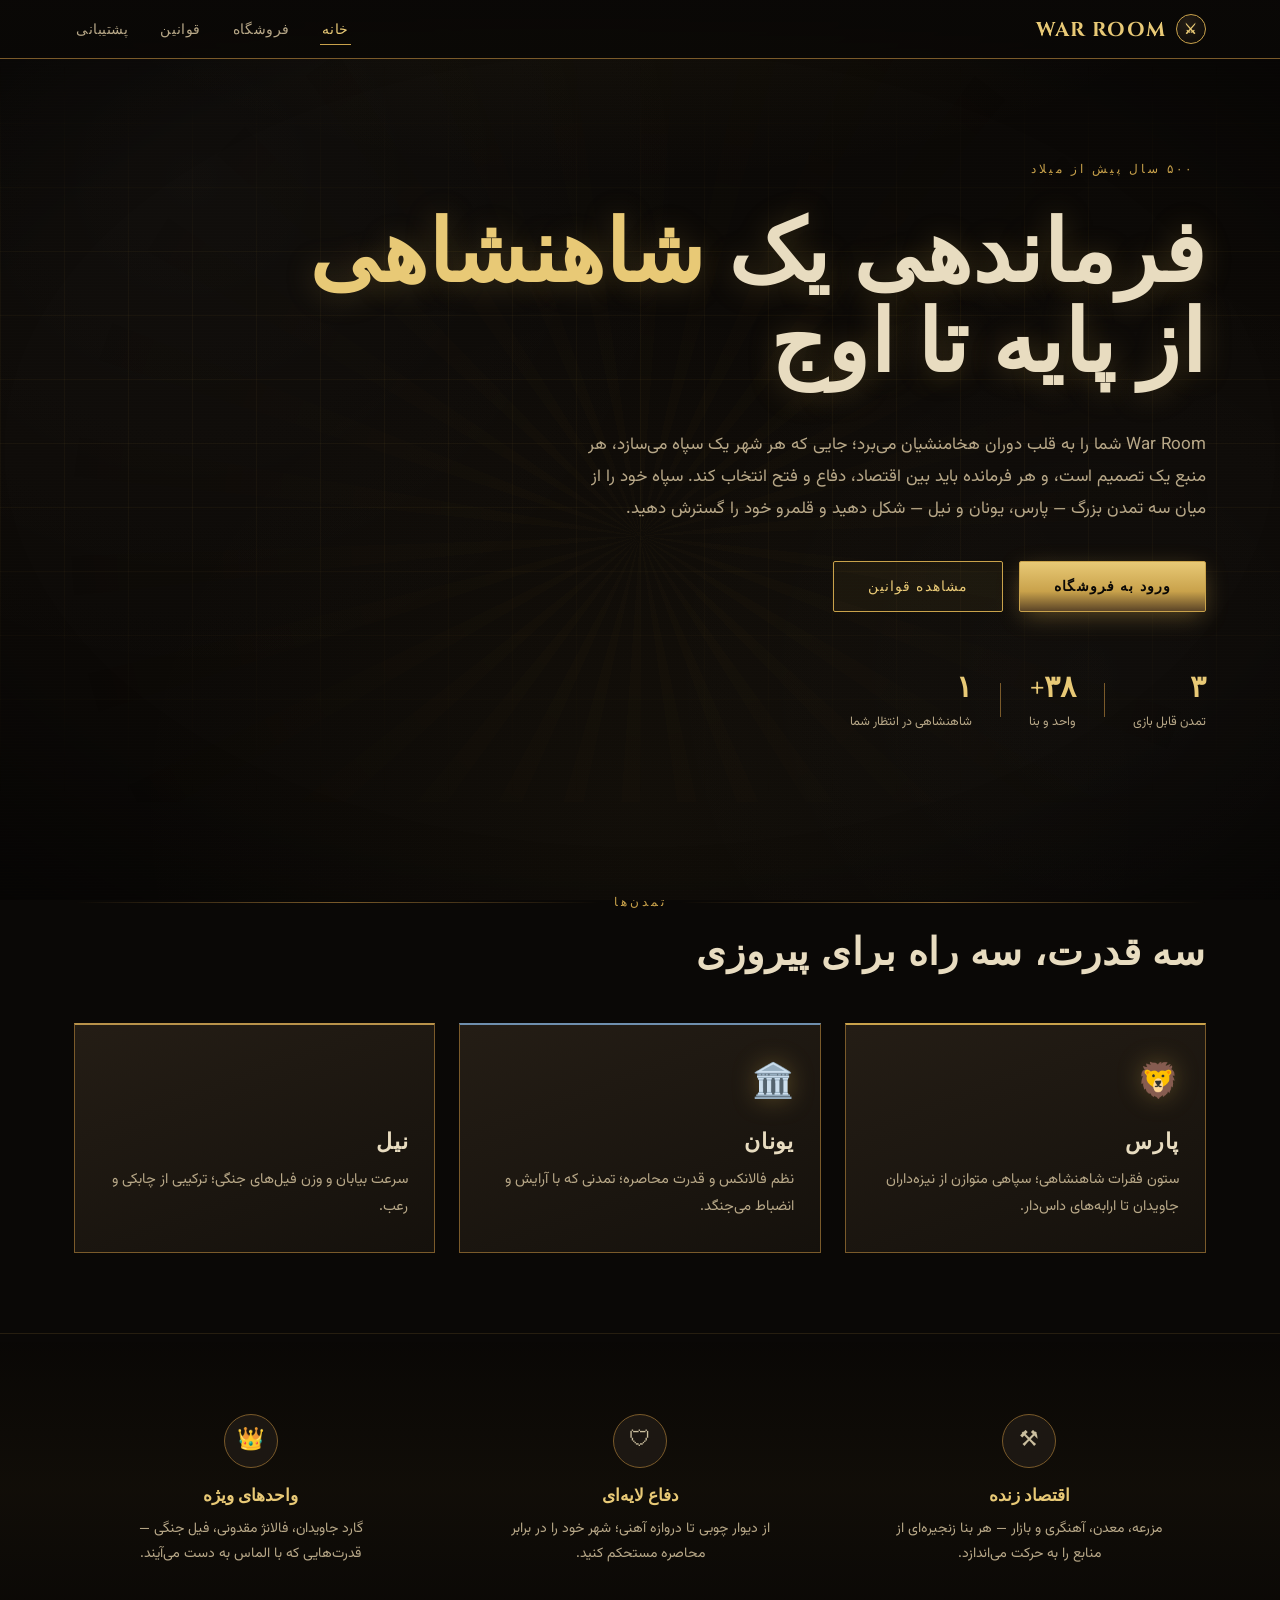
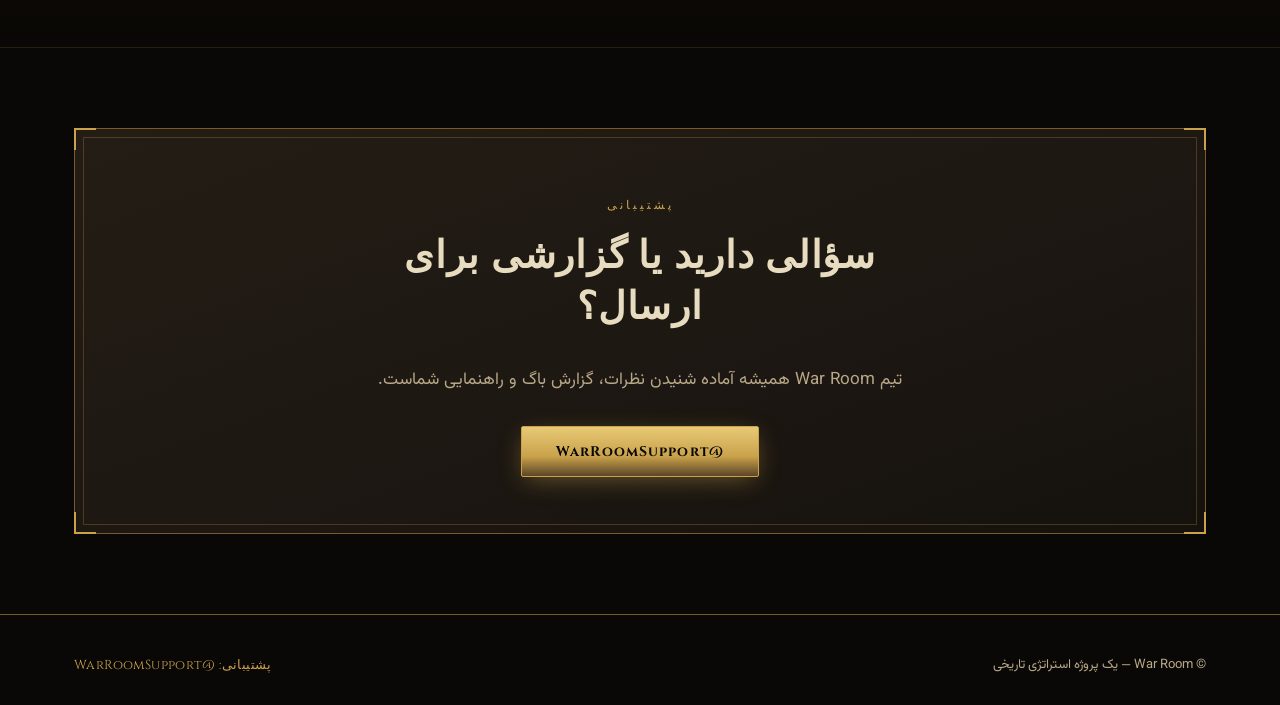
<file: index.html>
<!DOCTYPE html>
<html lang="fa" dir="rtl">
<head>
<meta charset="UTF-8">
<meta name="viewport" content="width=device-width, initial-scale=1.0">
<title>War Room | شاهنشاهی در دستان شما</title>
<meta name="description" content="War Room — بازی استراتژیک تاریخی در دوران هخامنشیان. فرماندهی شهرها، ساخت سپاه، و گسترش قلمرو.">
<link rel="stylesheet" href="css/style.css">
<link rel="stylesheet" href="css/home.css">
</head>
<body>

<div class="page">

  <!-- ============ NAV ============ -->
  <nav class="nav">
    <div class="nav-inner">
      <a href="index.html" class="nav-brand">
        <span class="seal">⚔</span>
        WAR ROOM
      </a>
      <button class="nav-toggle" id="navToggle" aria-label="باز کردن منو">☰</button>
      <ul class="nav-links" id="navLinks">
        <li><a href="index.html" class="active">خانه</a></li>
        <li><a href="shop.html">فروشگاه</a></li>
        <li><a href="rules.html">قوانین</a></li>
        <li><a href="#support">پشتیبانی</a></li>
      </ul>
    </div>
  </nav>

  <!-- ============ HERO ============ -->
  <header class="hero">
    <div class="hero-bg" aria-hidden="true">
      <div class="hero-rays"></div>
      <div class="hero-grid"></div>
    </div>

    <div class="container hero-inner">
      <p class="eyebrow"><span>۵۰۰ سال پیش از میلاد</span></p>

      <h1 class="title-xl hero-title">
        فرماندهی یک <span class="accent">شاهنشاهی</span><br>
        از پایه تا اوج
      </h1>

      <p class="lede hero-lede">
        War Room شما را به قلب دوران هخامنشیان می‌برد؛ جایی که هر شهر یک سپاه می‌سازد،
        هر منبع یک تصمیم است، و هر فرمانده باید بین اقتصاد، دفاع و فتح انتخاب کند.
        سپاه خود را از میان سه تمدن بزرگ — پارس، یونان و نیل — شکل دهید و قلمرو خود را گسترش دهید.
      </p>

      <div class="btn-row hero-actions">
        <a href="shop.html" class="btn btn-primary">ورود به فروشگاه</a>
        <a href="rules.html" class="btn btn-ghost">مشاهده قوانین</a>
      </div>

      <div class="hero-stats">
        <div class="stat">
          <span class="stat-num">۳</span>
          <span class="stat-label">تمدن قابل بازی</span>
        </div>
        <div class="stat-divider"></div>
        <div class="stat">
          <span class="stat-num">۳۸+</span>
          <span class="stat-label">واحد و بنا</span>
        </div>
        <div class="stat-divider"></div>
        <div class="stat">
          <span class="stat-num">۱</span>
          <span class="stat-label">شاهنشاهی در انتظار شما</span>
        </div>
      </div>
    </div>
  </header>

  <!-- ============ FACTIONS PREVIEW ============ -->
  <section class="section factions">
    <div class="container">
      <p class="eyebrow"><span>تمدن‌ها</span></p>
      <h2 class="title-section">سه قدرت، سه راه برای پیروزی</h2>

      <div class="faction-grid">
        <article class="faction-card faction-persia">
          <div class="faction-icon">🦁</div>
          <h3>پارس</h3>
          <p>ستون فقرات شاهنشاهی؛ سپاهی متوازن از نیزه‌داران جاویدان تا ارابه‌های داس‌دار.</p>
        </article>
        <article class="faction-card faction-greece">
          <div class="faction-icon">🏛️</div>
          <h3>یونان</h3>
          <p>نظم فالانکس و قدرت محاصره؛ تمدنی که با آرایش و انضباط می‌جنگد.</p>
        </article>
        <article class="faction-card faction-nile">
          <div class="faction-icon">𓂀</div>
          <h3>نیل</h3>
          <p>سرعت بیابان و وزن فیل‌های جنگی؛ ترکیبی از چابکی و رعب.</p>
        </article>
      </div>
    </div>
  </section>

  <!-- ============ FEATURE STRIP ============ -->
  <section class="section feature-strip">
    <div class="container">
      <div class="feature-grid">
        <div class="feature">
          <span class="feature-mark">⚒</span>
          <h4>اقتصاد زنده</h4>
          <p>مزرعه، معدن، آهنگری و بازار — هر بنا زنجیره‌ای از منابع را به حرکت می‌اندازد.</p>
        </div>
        <div class="feature">
          <span class="feature-mark">🛡</span>
          <h4>دفاع لایه‌ای</h4>
          <p>از دیوار چوبی تا دروازه آهنی؛ شهر خود را در برابر محاصره مستحکم کنید.</p>
        </div>
        <div class="feature">
          <span class="feature-mark">👑</span>
          <h4>واحدهای ویژه</h4>
          <p>گارد جاویدان، فالانژ مقدونی، فیل جنگی — قدرت‌هایی که با الماس به دست می‌آیند.</p>
        </div>
      </div>
    </div>
  </section>

  <!-- ============ CTA / SUPPORT ============ -->
  <section class="section support-section" id="support">
    <div class="container">
      <div class="panel support-panel">
        <span class="corner tl"></span><span class="corner tr"></span>
        <span class="corner bl"></span><span class="corner br"></span>
        <p class="eyebrow"><span>پشتیبانی</span></p>
        <h2 class="title-section">سؤالی دارید یا گزارشی برای ارسال؟</h2>
        <p class="lede">تیم War Room همیشه آماده شنیدن نظرات، گزارش باگ و راهنمایی شماست.</p>
        <a href="https://t.me/WarRoomSupport" class="btn btn-primary" target="_blank" rel="noopener">
          @WarRoomSupport
        </a>
      </div>
    </div>
  </section>

  <!-- ============ FOOTER ============ -->
  <footer class="footer">
    <div class="container footer-inner">
      <span>© War Room — یک پروژه استراتژی تاریخی</span>
      <span class="footer-support">پشتیبانی: @WarRoomSupport</span>
    </div>
  </footer>

</div>

<script src="js/main.js"></script>
</body>
</html>
</file>
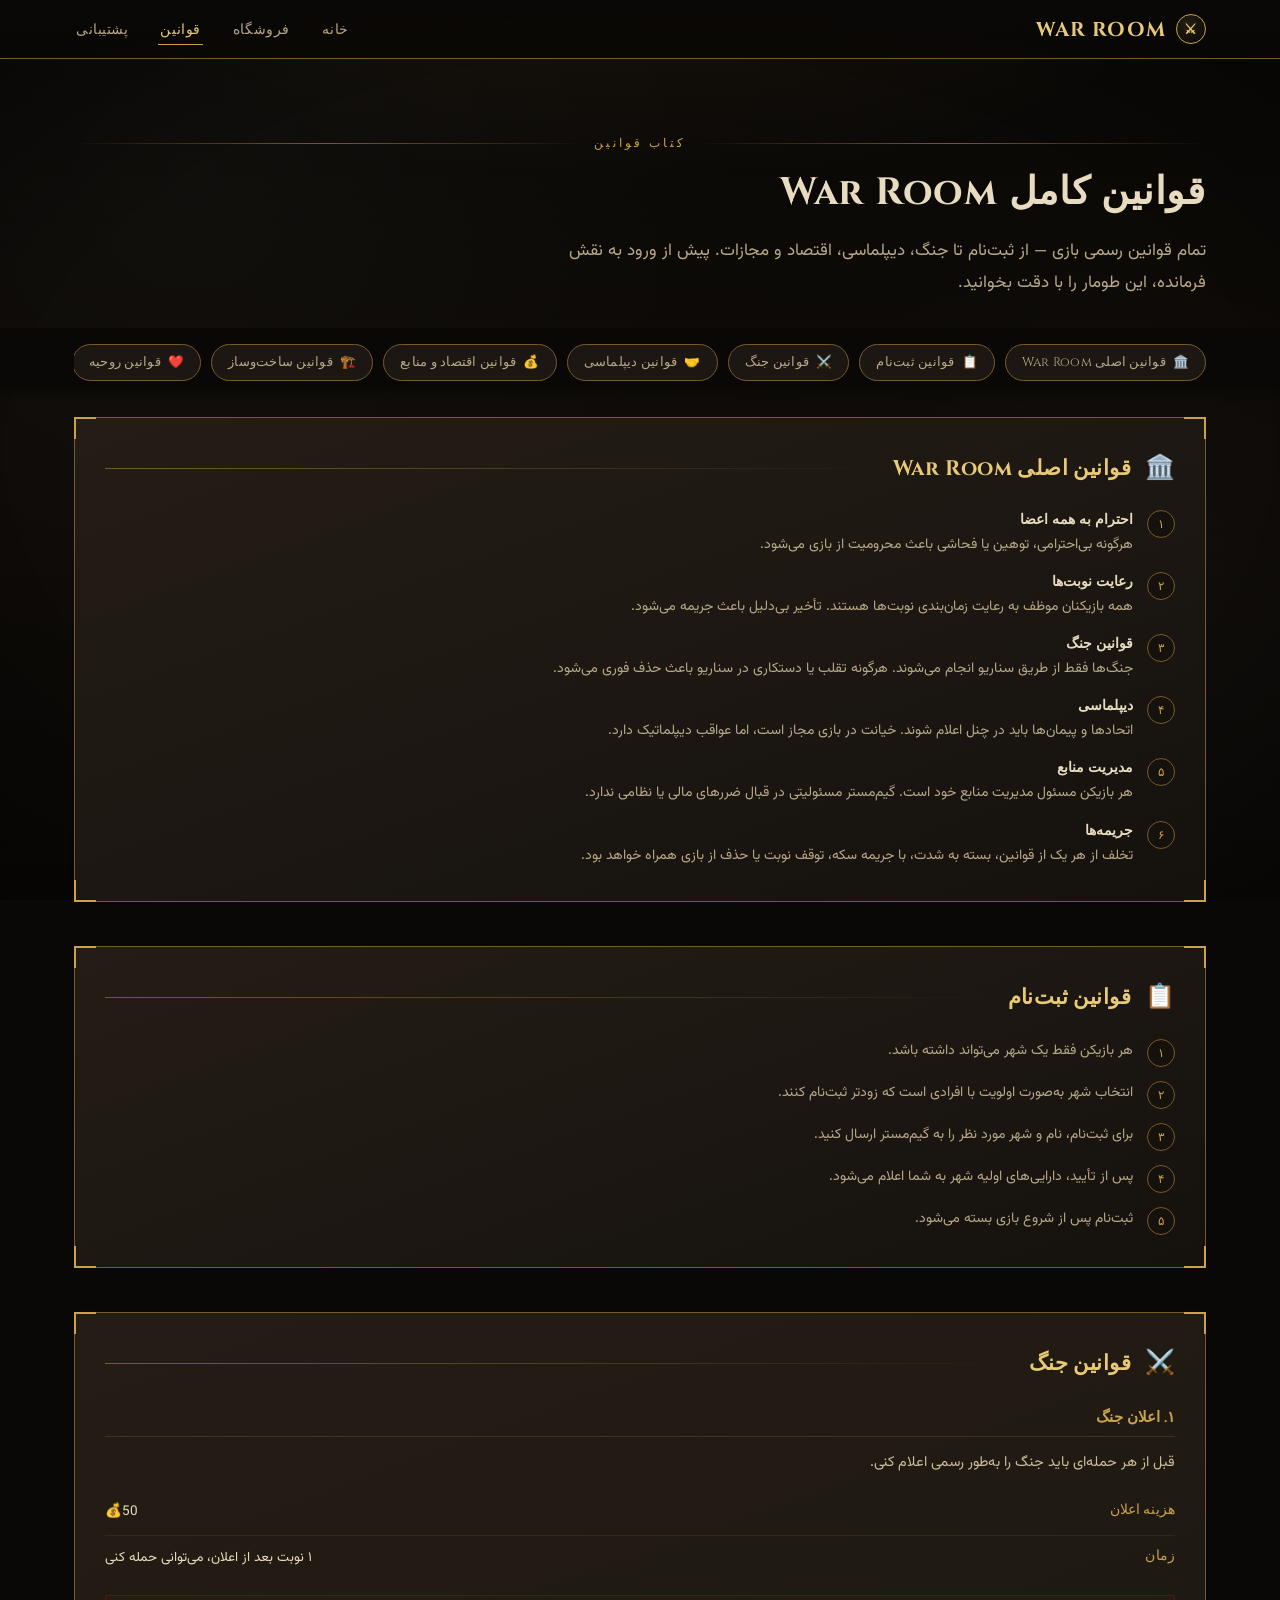
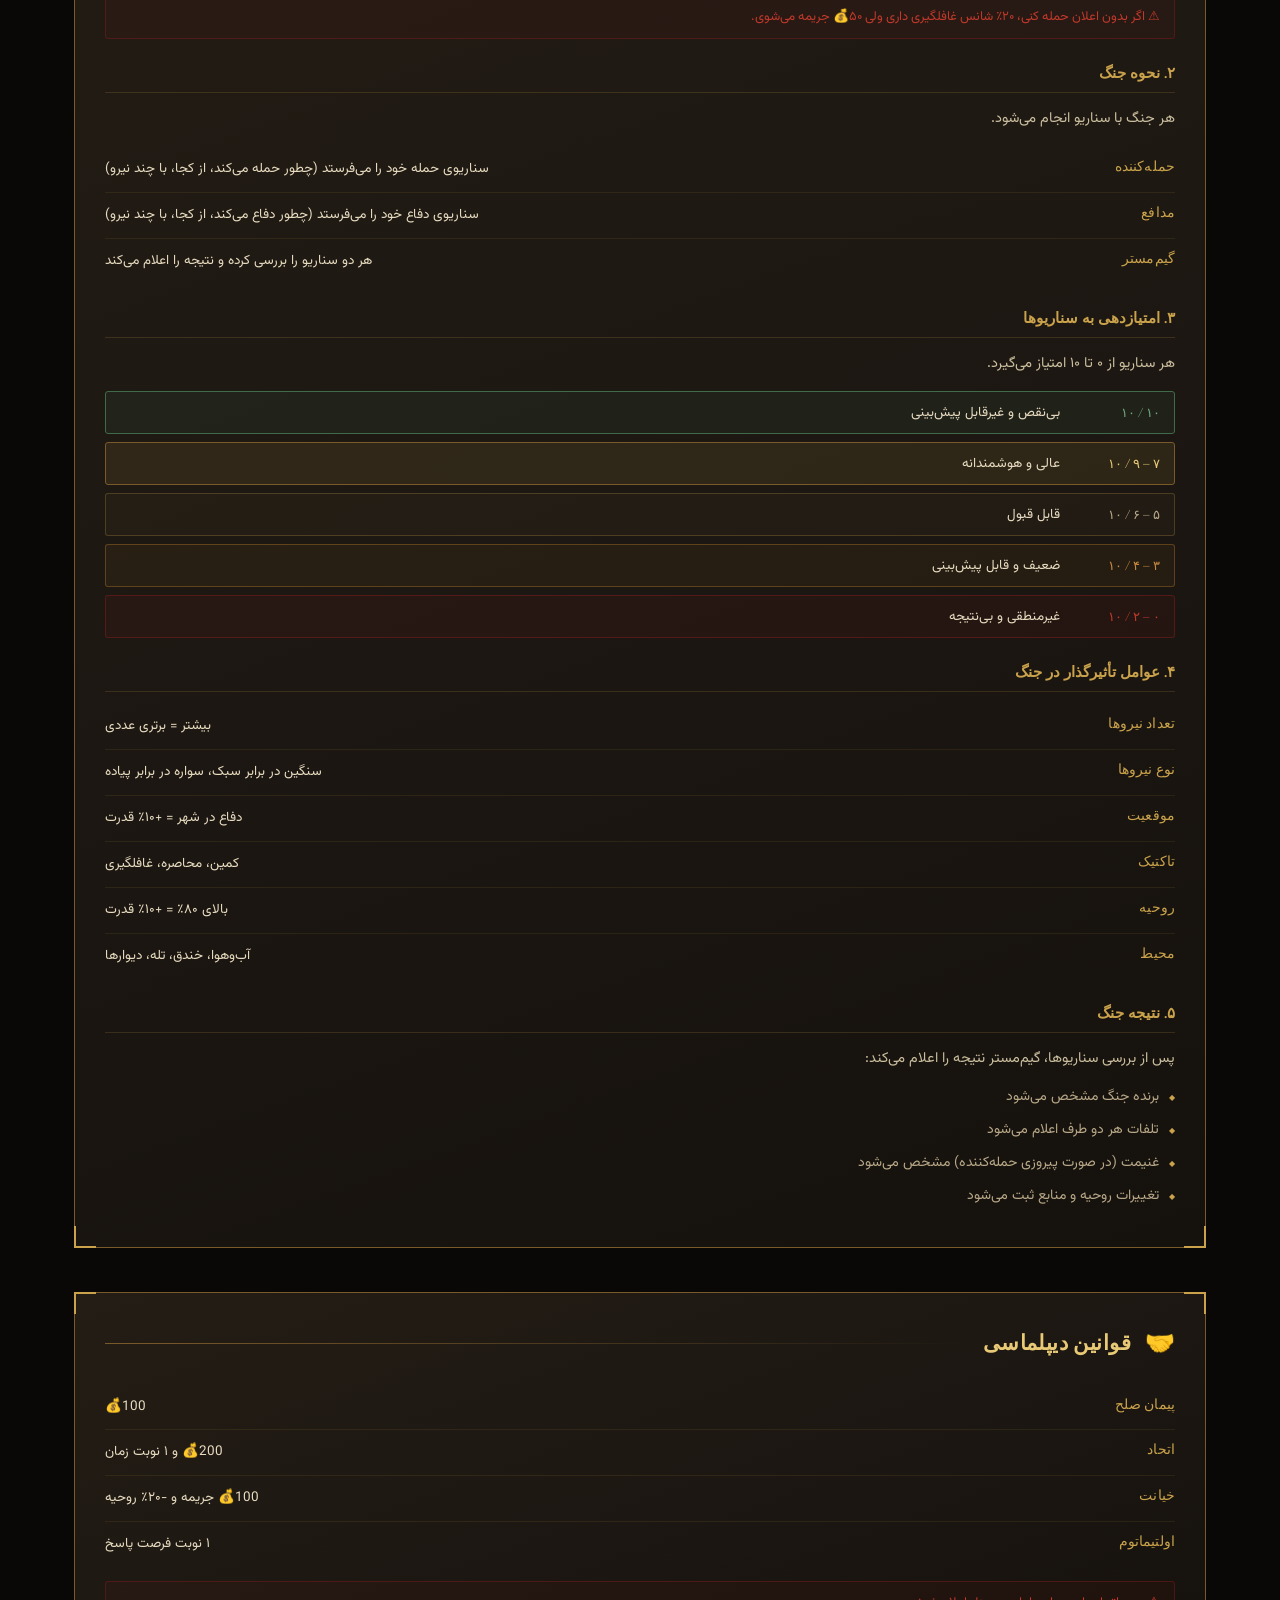
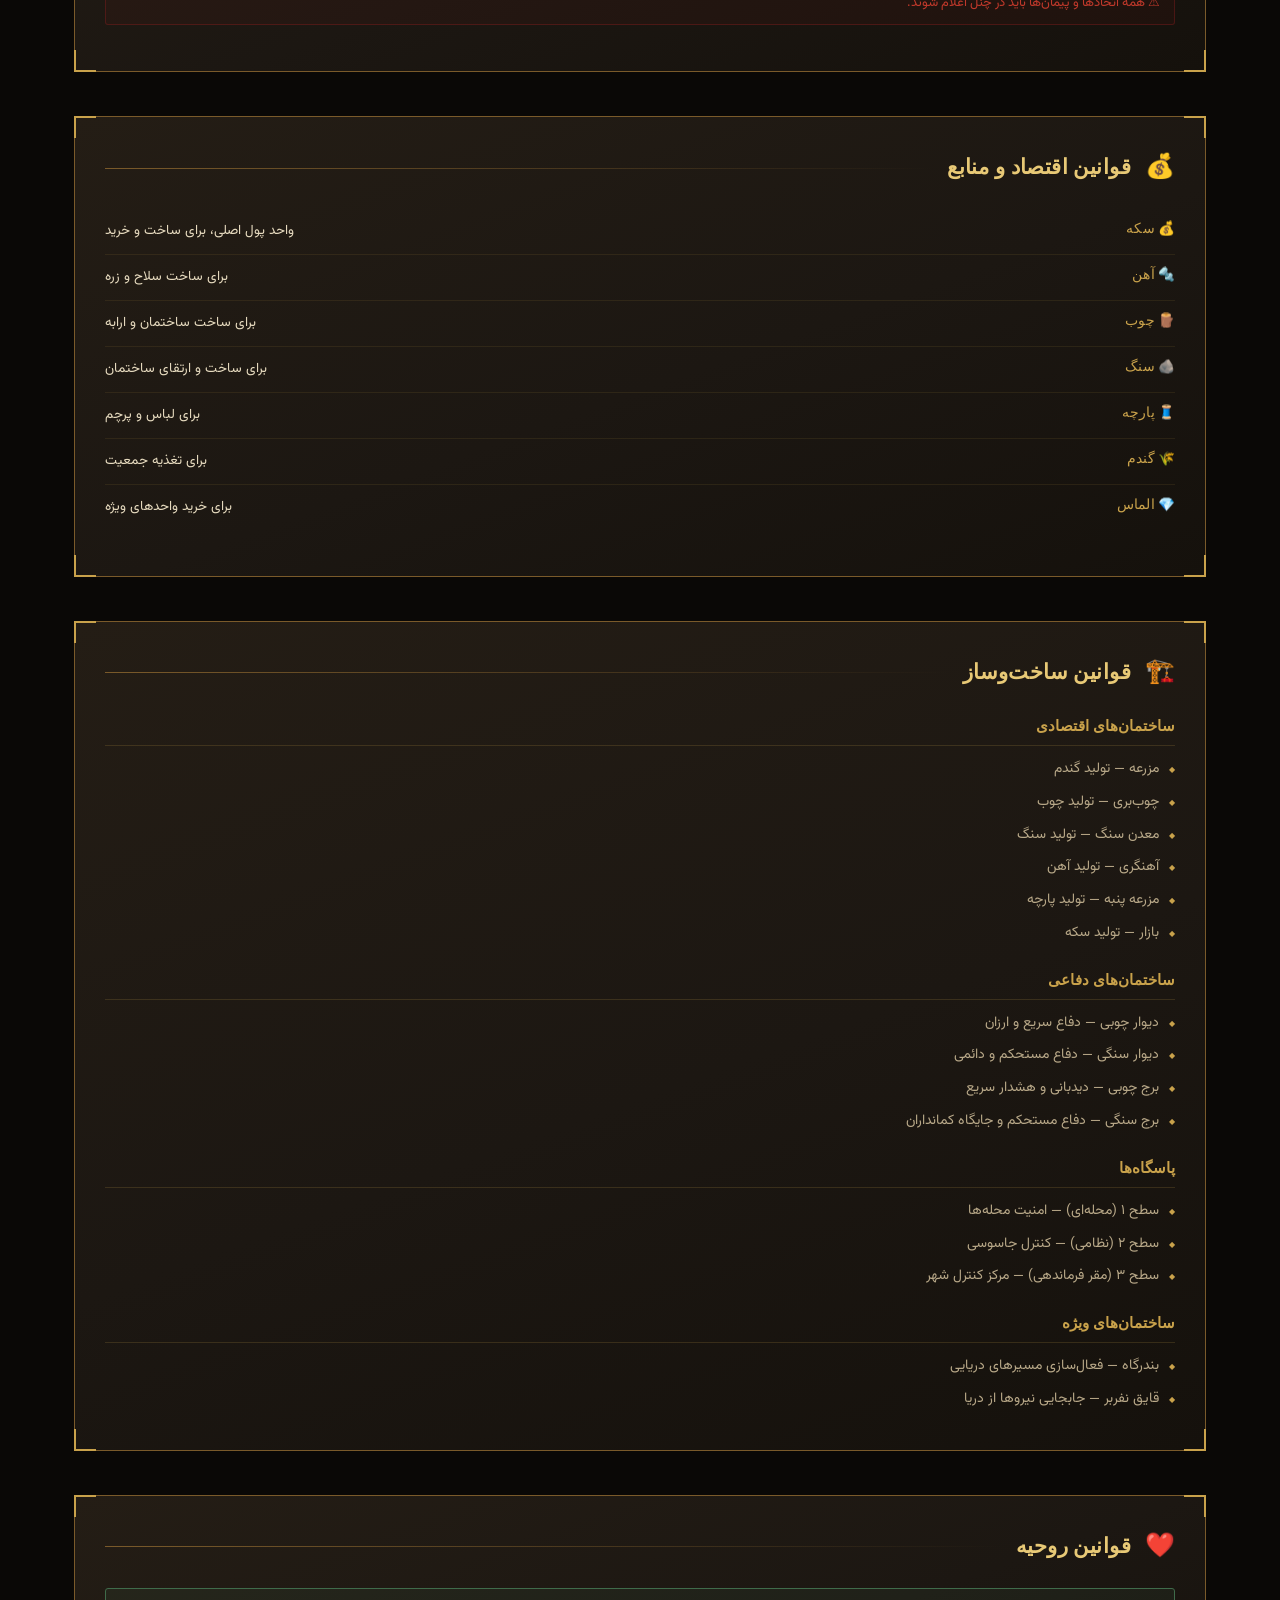
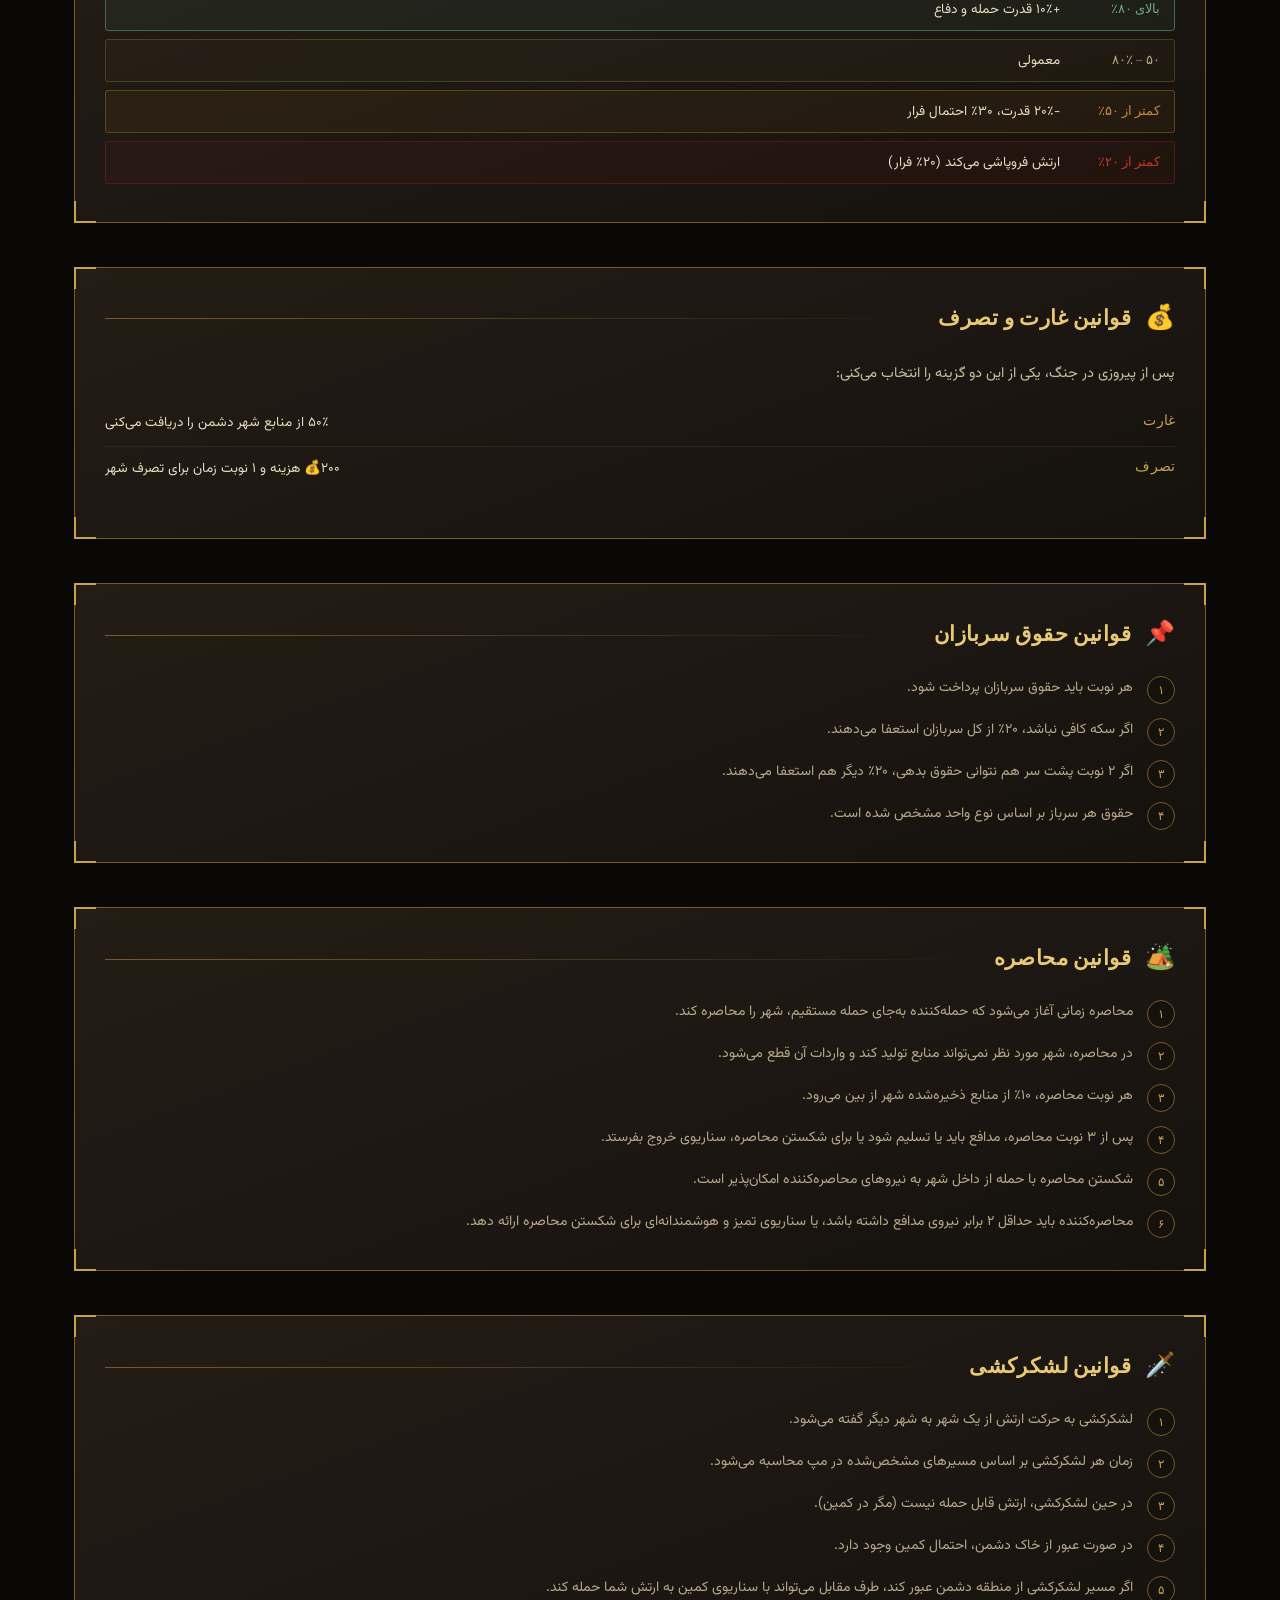
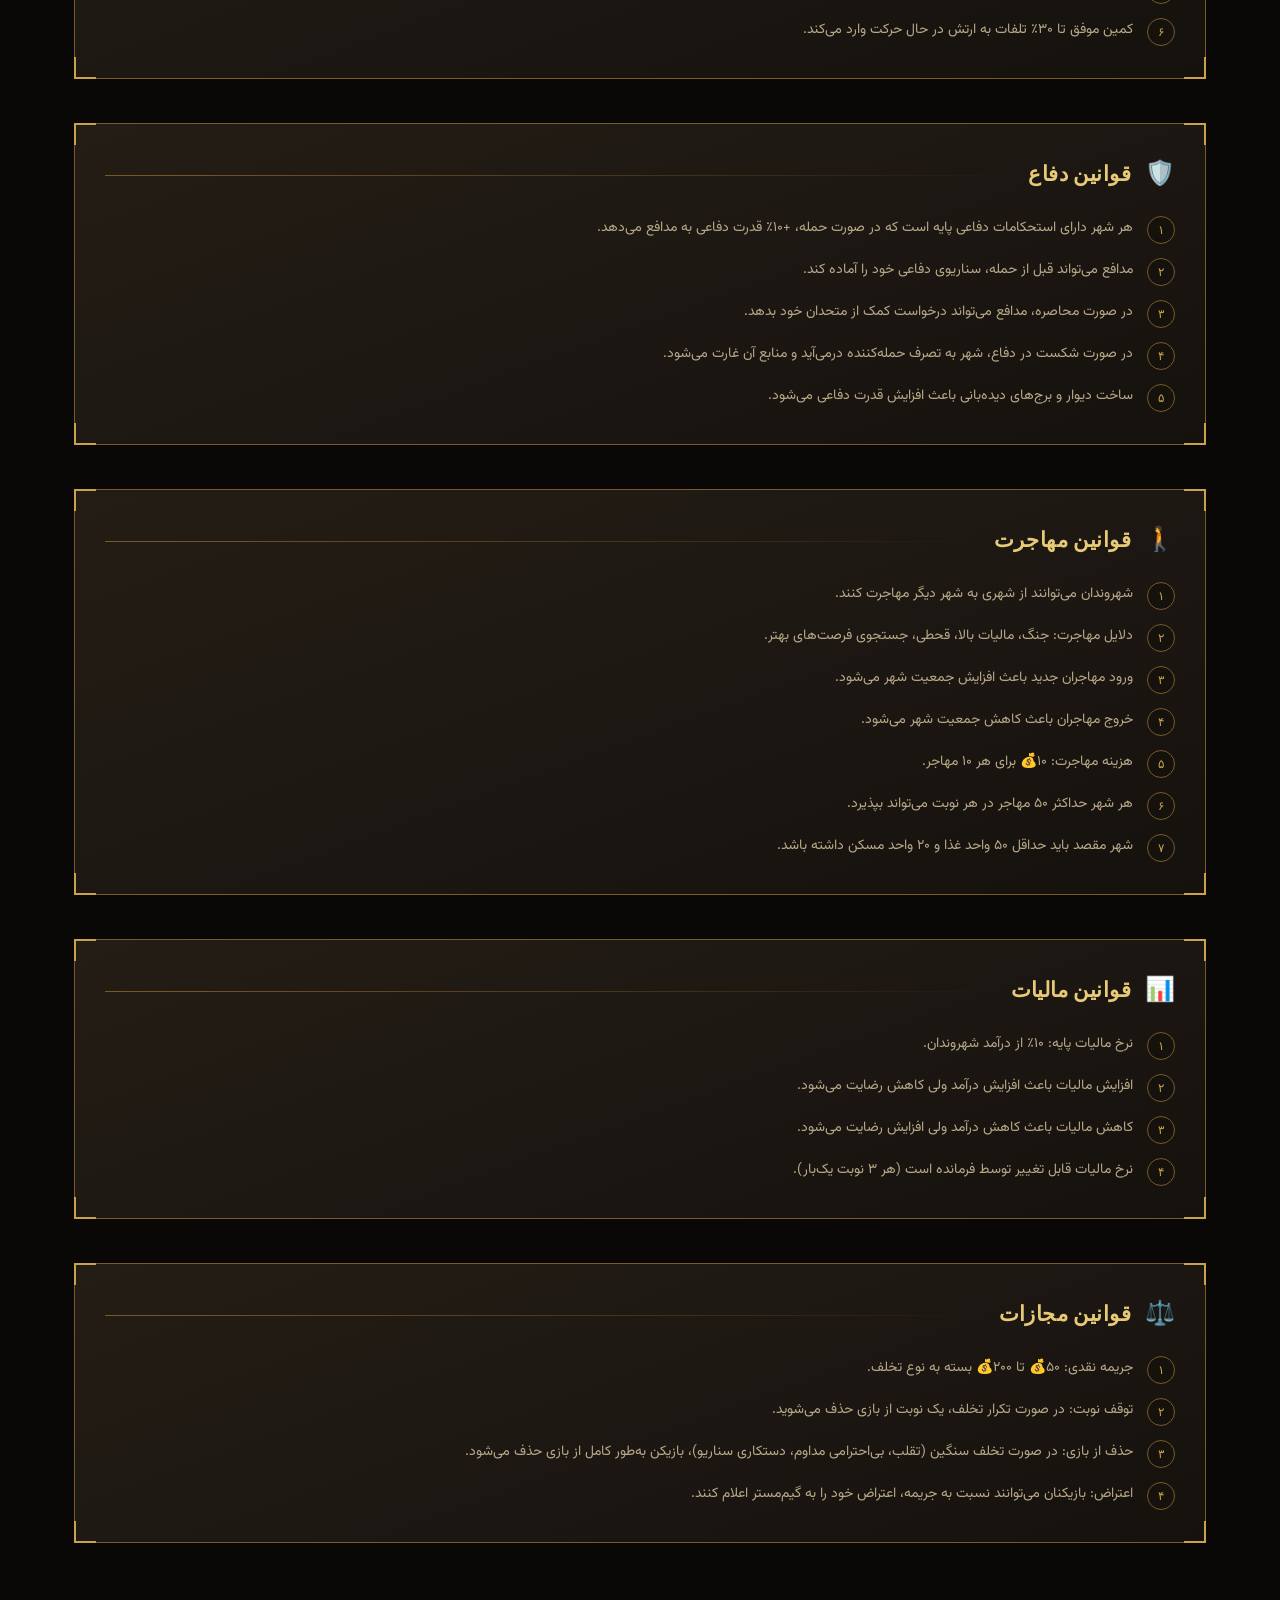
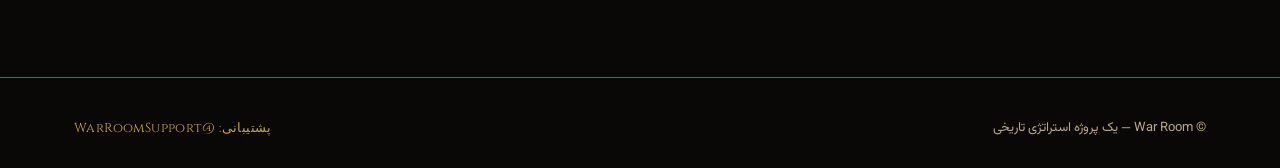
<file: rules.html>
<!DOCTYPE html>
<html lang="fa" dir="rtl">
<head>
<meta charset="UTF-8">
<meta name="viewport" content="width=device-width, initial-scale=1.0">
<title>قوانین | War Room</title>
<meta name="description" content="قوانین کامل بازی War Room — جنگ، دیپلماسی، اقتصاد، محاصره، لشکرکشی و مجازات.">
<link rel="stylesheet" href="css/style.css">
<link rel="stylesheet" href="css/rules.css">
</head>
<body>

<div class="page">

  <nav class="nav">
    <div class="nav-inner">
      <a href="index.html" class="nav-brand">
        <span class="seal">⚔</span>
        WAR ROOM
      </a>
      <button class="nav-toggle" id="navToggle" aria-label="باز کردن منو">☰</button>
      <ul class="nav-links" id="navLinks">
        <li><a href="index.html">خانه</a></li>
        <li><a href="shop.html">فروشگاه</a></li>
        <li><a href="rules.html" class="active">قوانین</a></li>
        <li><a href="index.html#support">پشتیبانی</a></li>
      </ul>
    </div>
  </nav>

  <header class="rules-hero">
    <div class="container">
      <p class="eyebrow"><span id="rulesEyebrow">کتاب قوانین</span></p>
      <h1 class="title-section rules-title" id="rulesTitle">قوانین کامل War Room</h1>
      <p class="lede" id="rulesLede"></p>
    </div>
  </header>

  <!-- Table of contents / jump nav -->
  <div class="toc-wrap">
    <div class="container">
      <nav class="toc" id="rulesToc" aria-label="فهرست قوانین">
        <!-- populated by JS -->
      </nav>
    </div>
  </div>

  <main class="rules-main">
    <div class="container" id="rulesMount">
      <!-- sections rendered by JS -->
    </div>
  </main>

  <footer class="footer">
    <div class="container footer-inner">
      <span>© War Room — یک پروژه استراتژی تاریخی</span>
      <span class="footer-support">پشتیبانی: @WarRoomSupport</span>
    </div>
  </footer>

</div>

<script src="js/rules-data.js"></script>
<script src="js/main.js"></script>
<script src="js/rules.js"></script>
</body>
</html>
</file>
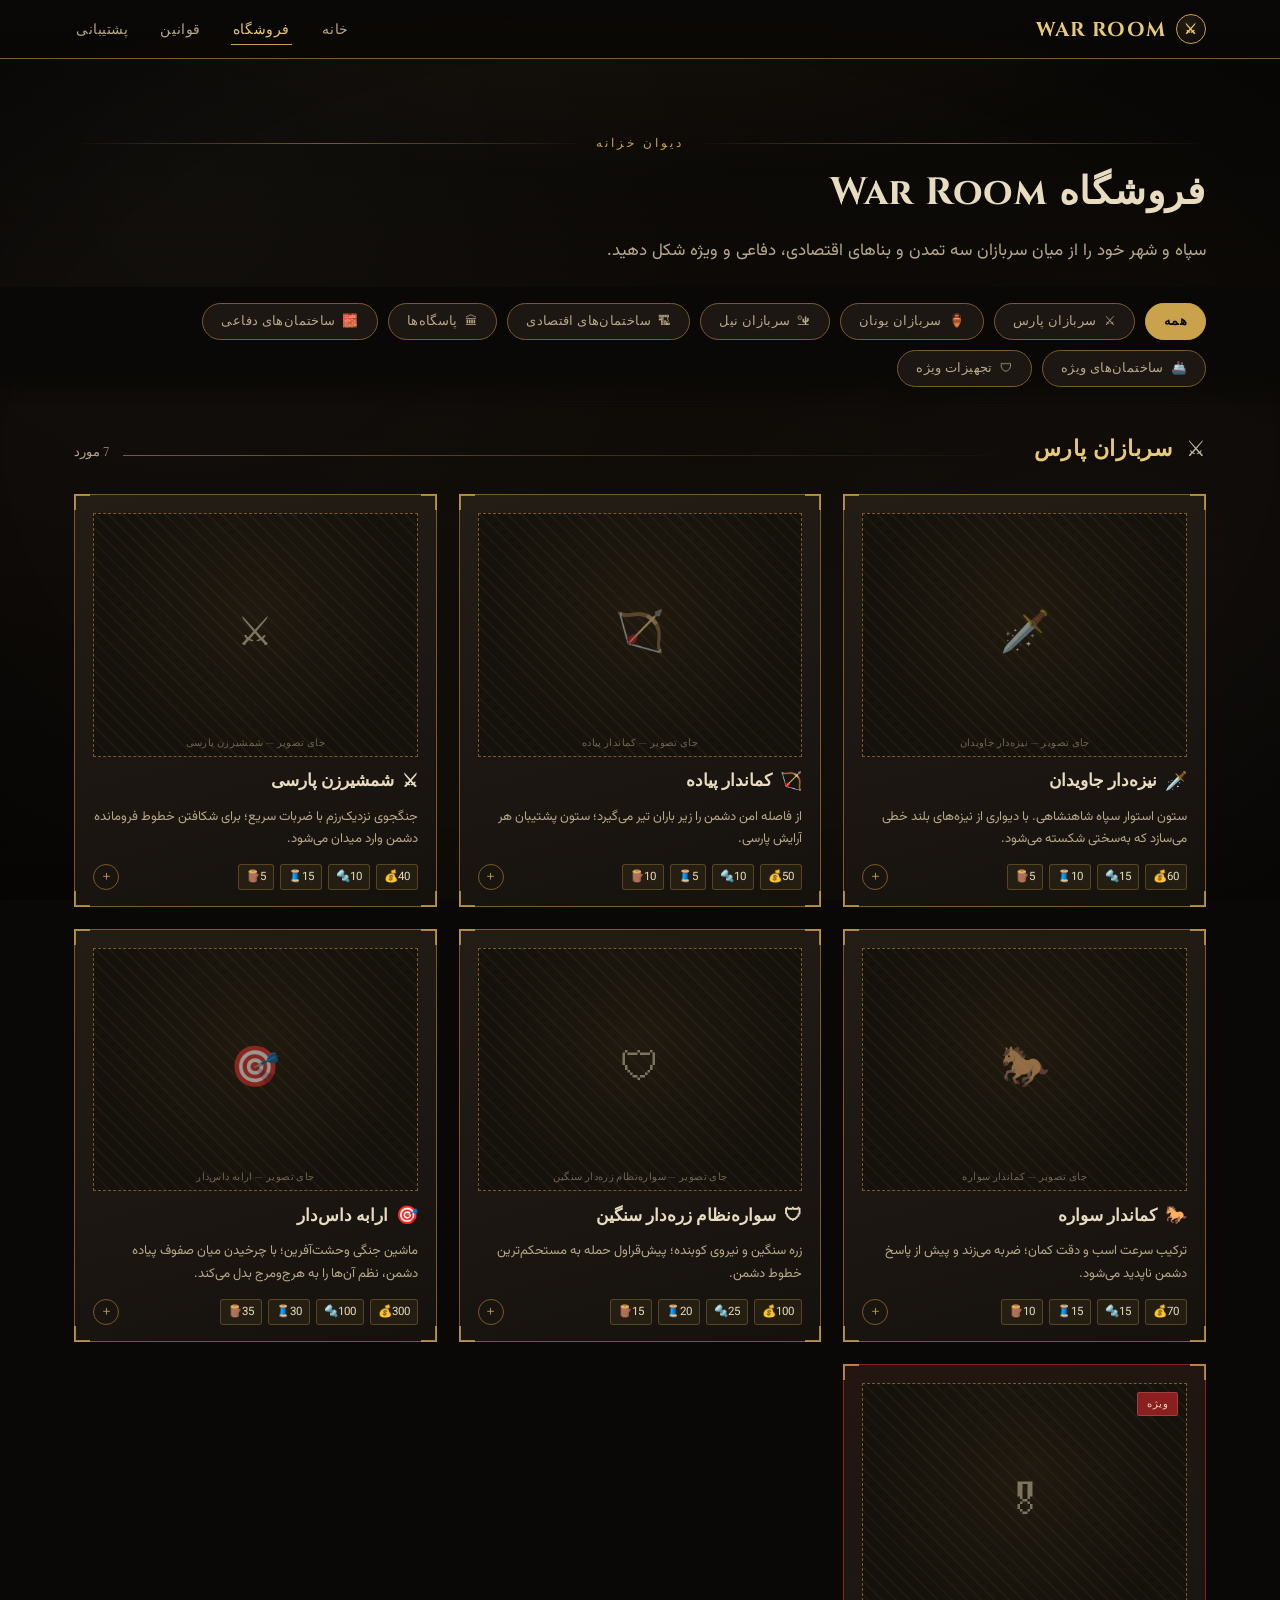
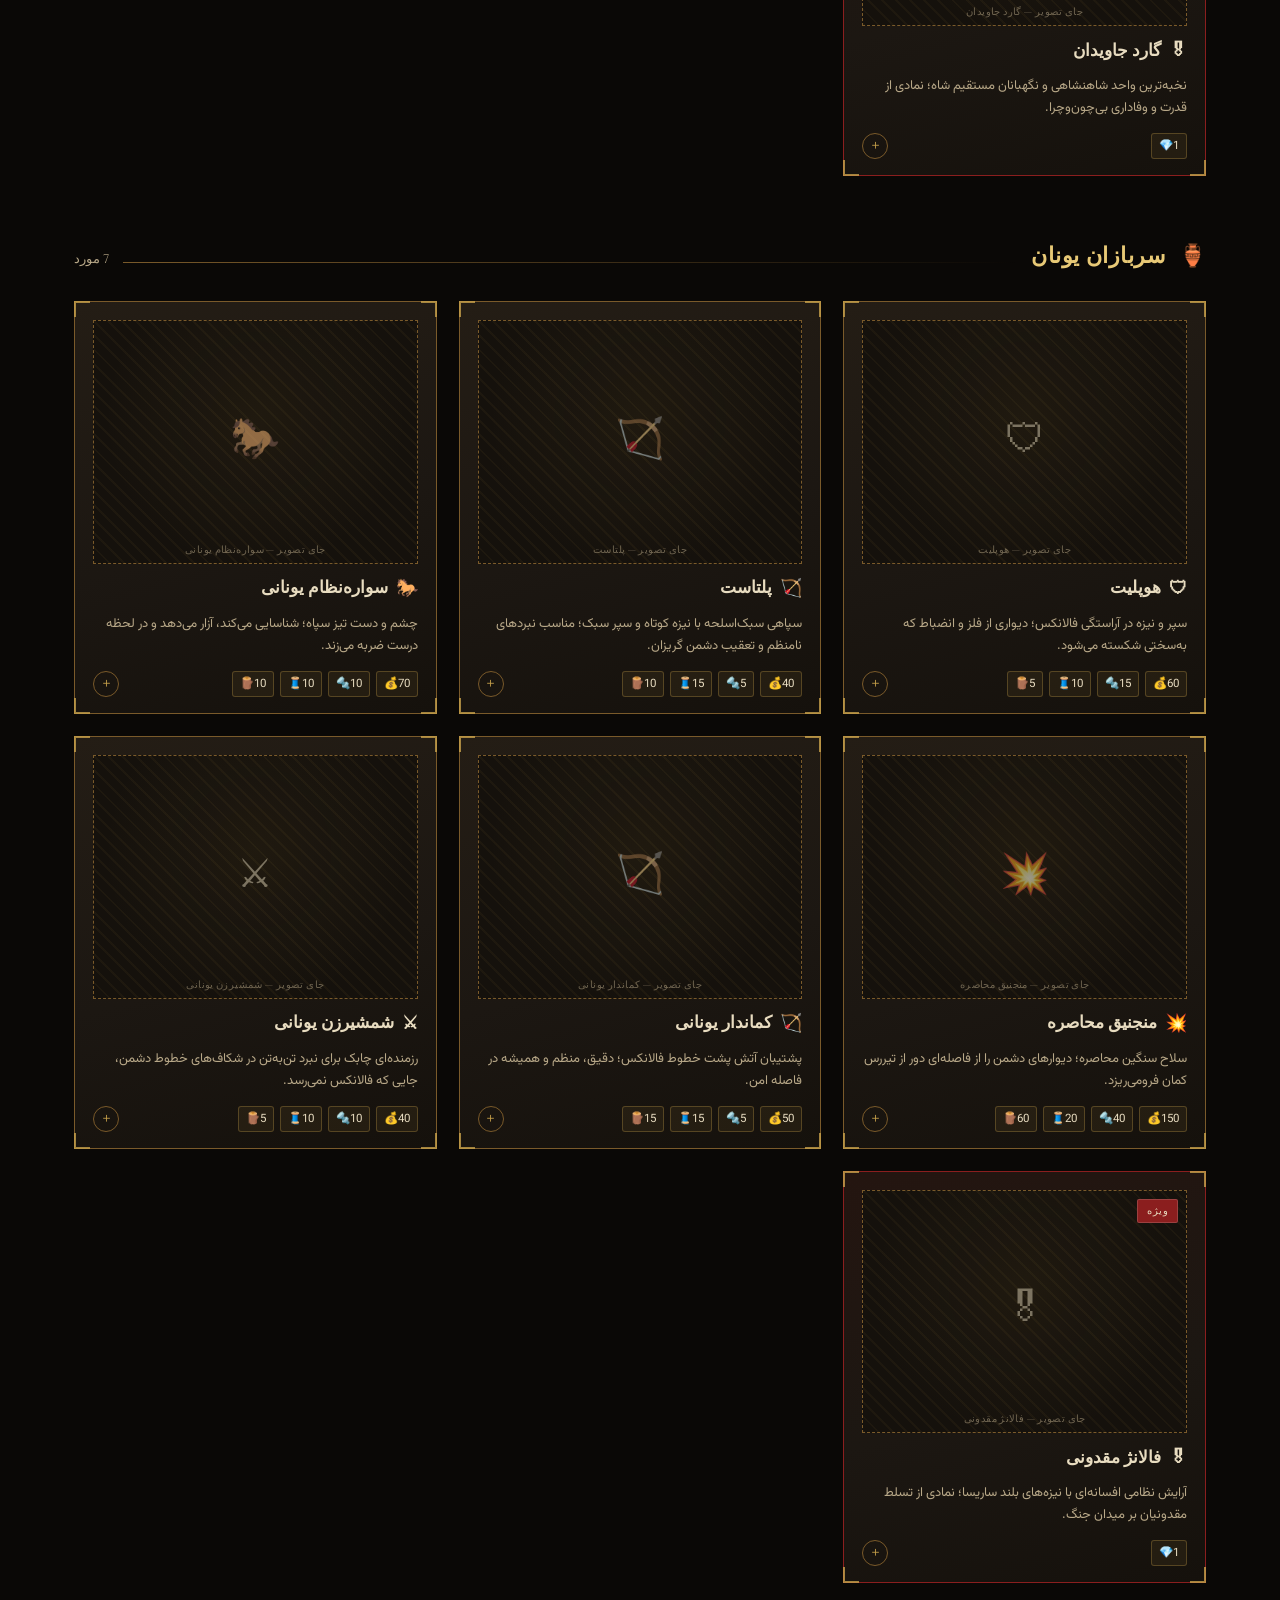
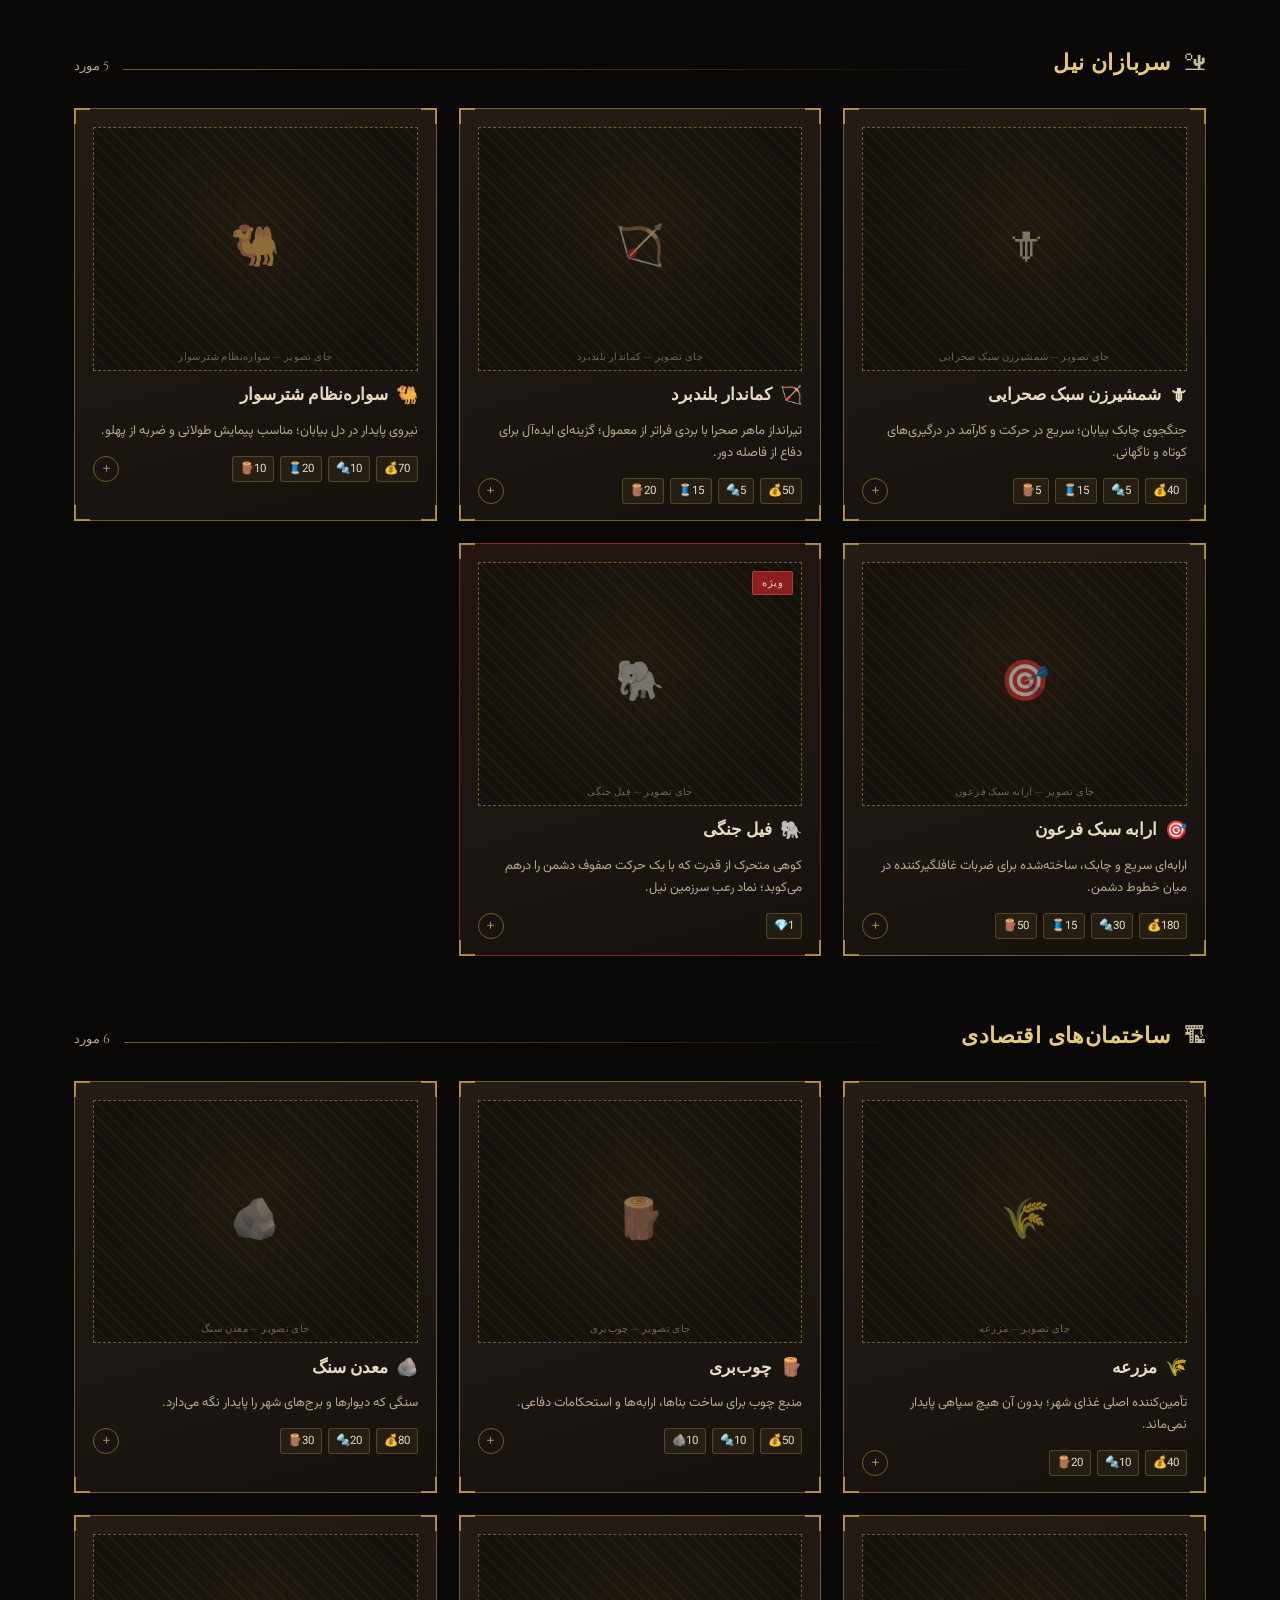
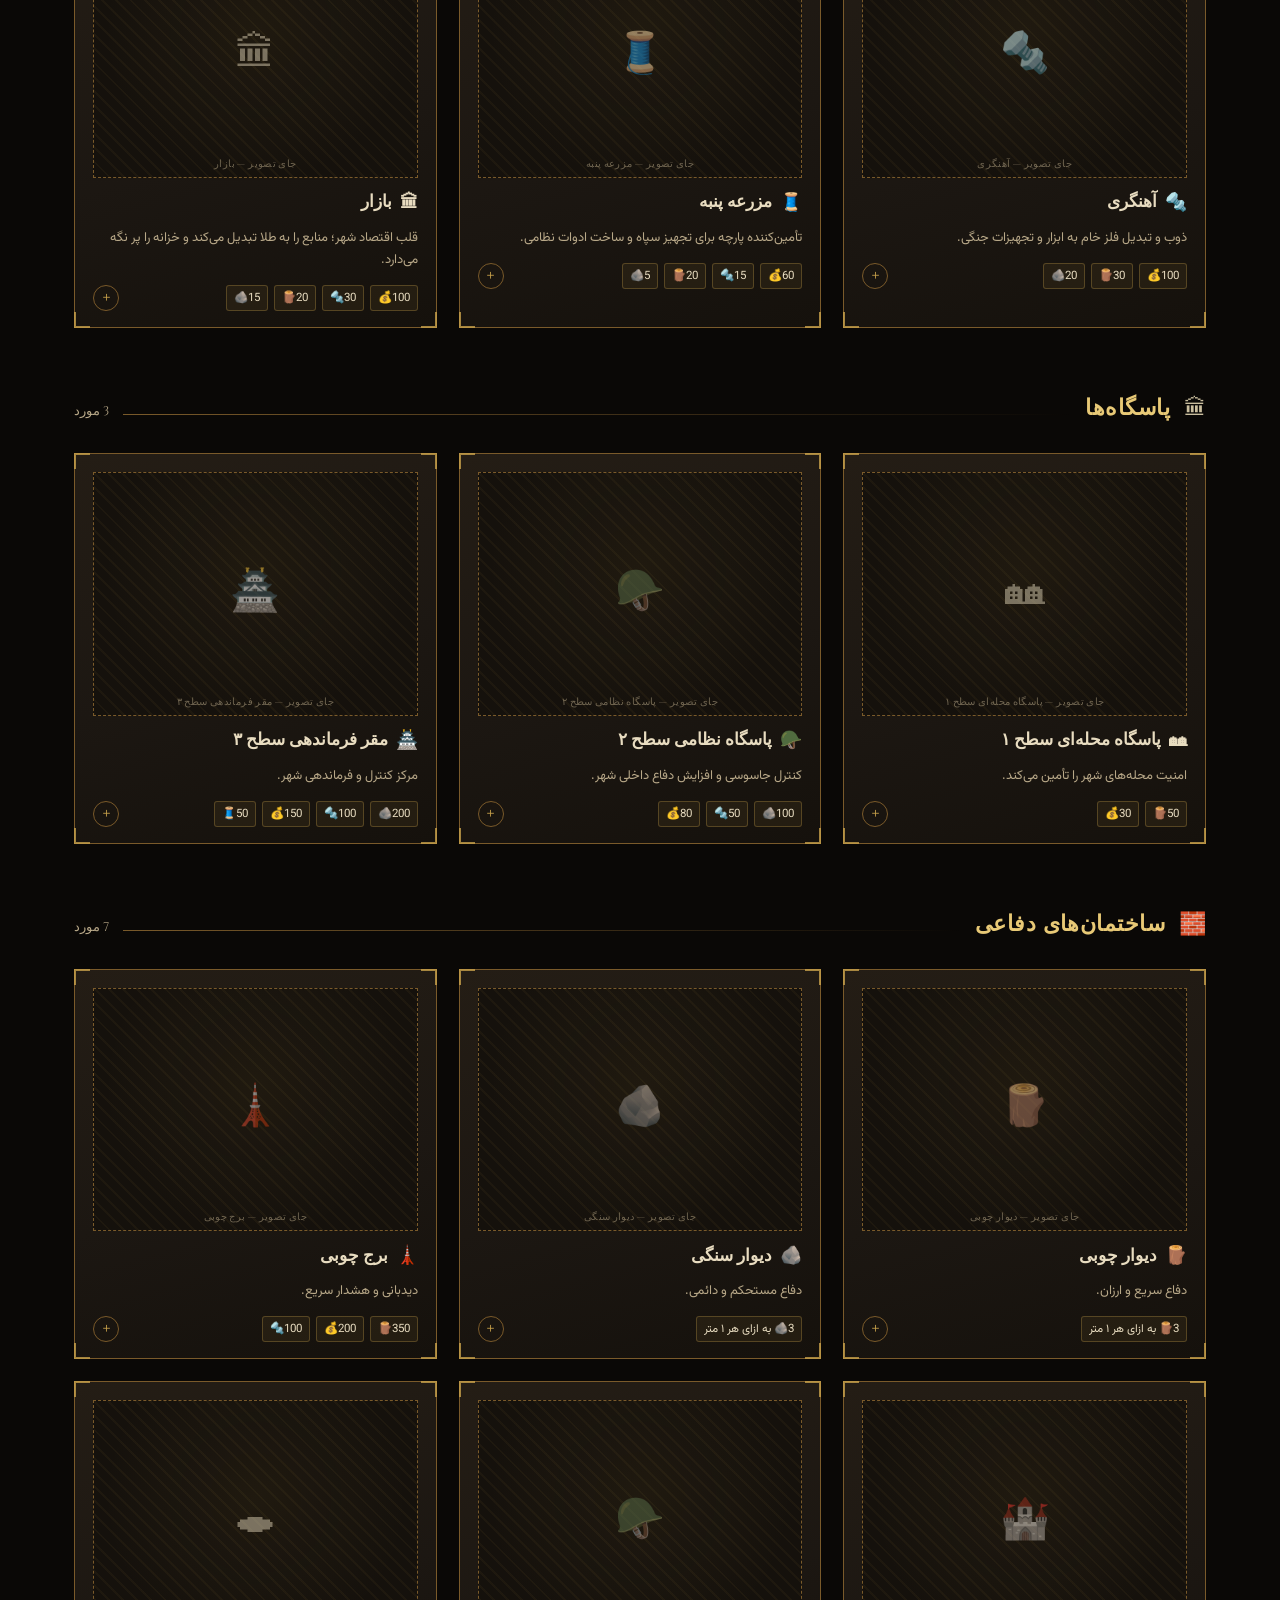
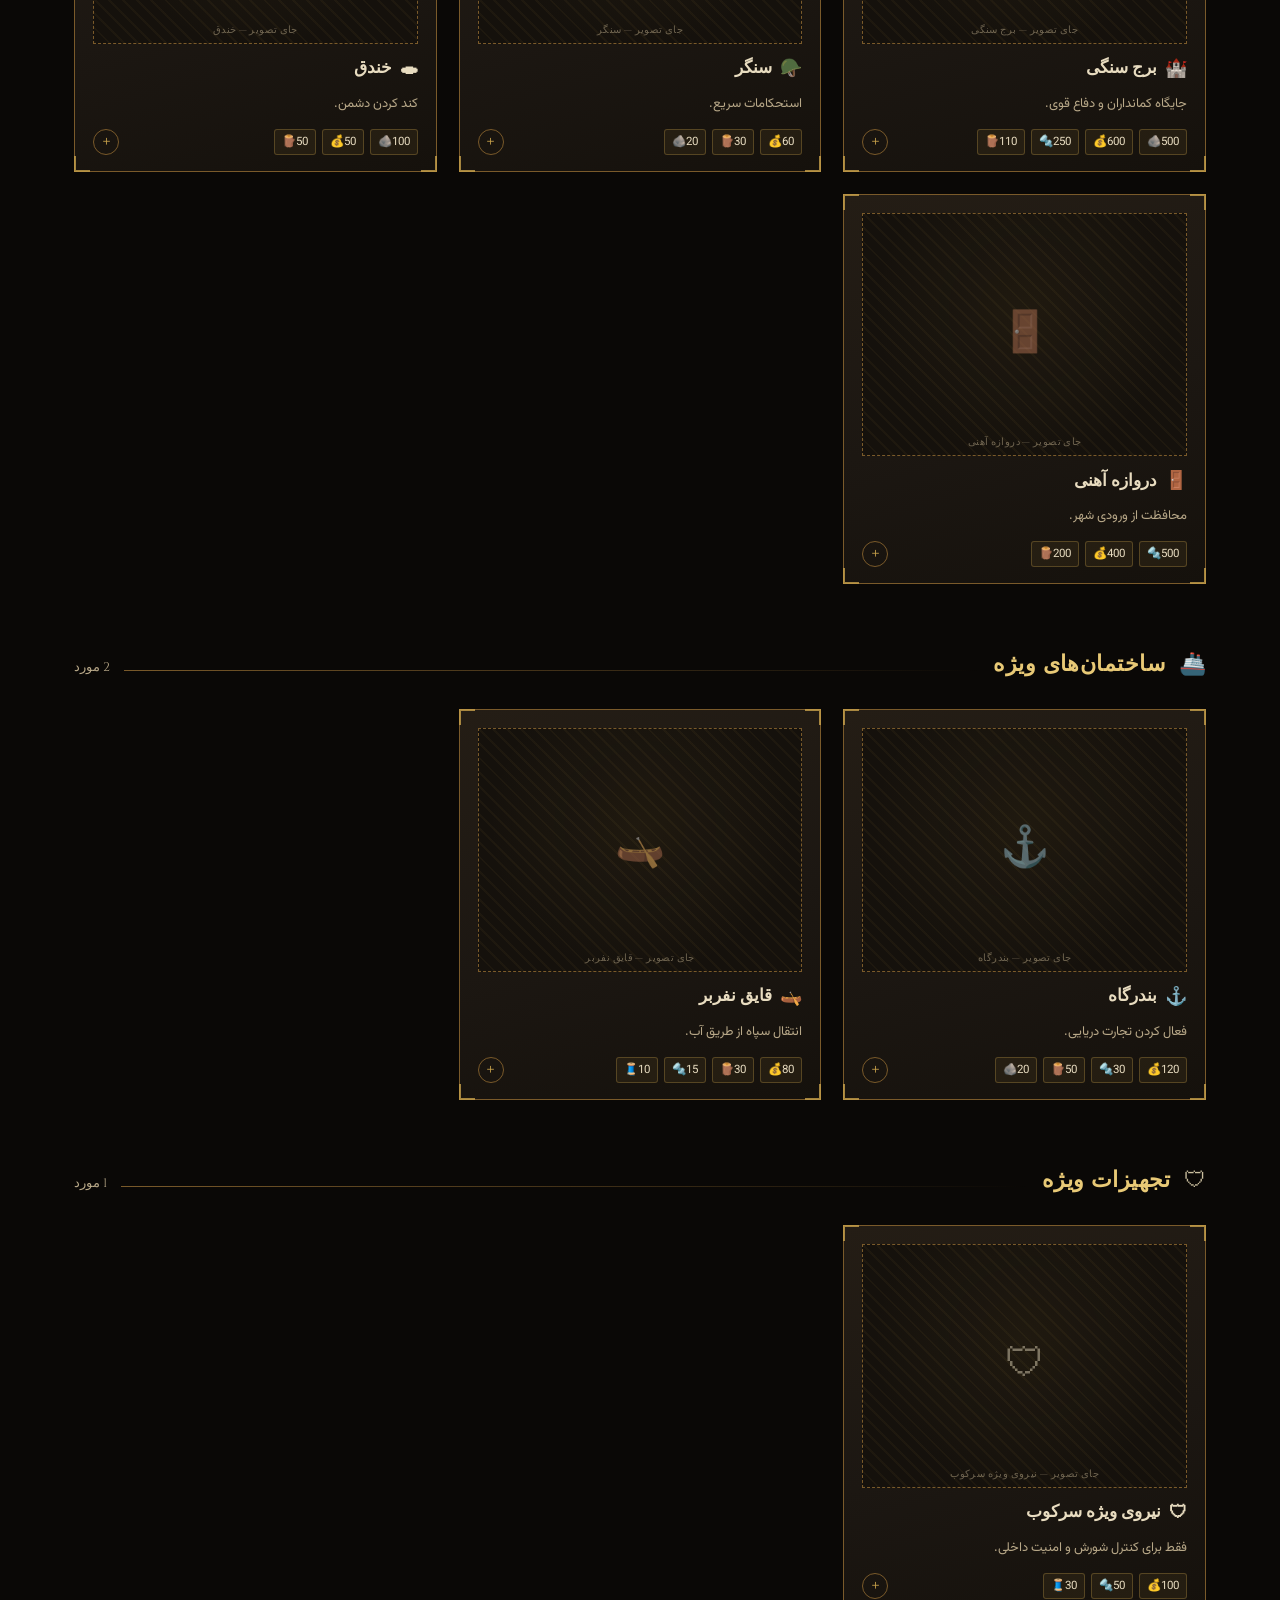
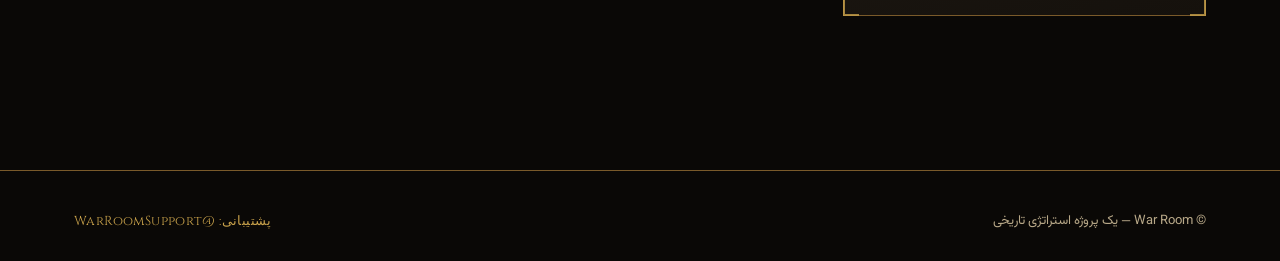
<file: shop.html>
<!DOCTYPE html>
<html lang="fa" dir="rtl">
<head>
<meta charset="UTF-8">
<meta name="viewport" content="width=device-width, initial-scale=1.0">
<title>فروشگاه | War Room</title>
<link rel="stylesheet" href="css/style.css">
<link rel="stylesheet" href="css/shop.css">
</head>
<body>

<div class="page">

  <nav class="nav">
    <div class="nav-inner">
      <a href="index.html" class="nav-brand">
        <span class="seal">⚔</span>
        WAR ROOM
      </a>
      <button class="nav-toggle" id="navToggle" aria-label="باز کردن منو">☰</button>
      <ul class="nav-links" id="navLinks">
        <li><a href="index.html">خانه</a></li>
        <li><a href="shop.html" class="active">فروشگاه</a></li>
        <li><a href="rules.html">قوانین</a></li>
        <li><a href="index.html#support">پشتیبانی</a></li>
      </ul>
    </div>
  </nav>

  <header class="shop-hero">
    <div class="container">
      <p class="eyebrow"><span>دیوان خزانه</span></p>
      <h1 class="title-section shop-title">فروشگاه War Room</h1>
      <p class="lede">سپاه و شهر خود را از میان سربازان سه تمدن و بناهای اقتصادی، دفاعی و ویژه شکل دهید.</p>
    </div>
  </header>

  <!-- Filter chips -->
  <div class="filter-bar-wrap">
    <div class="container">
      <div class="filter-bar" id="filterBar">
        <button class="filter-chip active" data-filter="all">همه</button>
        <!-- populated by JS from SHOP_DATA.categories -->
      </div>
    </div>
  </div>

  <main class="shop-main">
    <div class="container" id="shopMount">
      <!-- sections rendered by JS -->
    </div>
  </main>

  <footer class="footer">
    <div class="container footer-inner">
      <span>© War Room — یک پروژه استراتژی تاریخی</span>
      <span class="footer-support">پشتیبانی: @WarRoomSupport</span>
    </div>
  </footer>

</div>

<script src="js/shop-data.js"></script>
<script src="js/main.js"></script>
<script src="js/shop.js"></script>
</body>
</html>
</file>
<file: css/style.css>
/* ============================================================
   WAR ROOM — Core Stylesheet
   Theme: Achaemenid campaign-room dossier. Black stone + gold leaf.
   ============================================================ */

@import url('https://fonts.googleapis.com/css2?family=Cinzel:wght@400;500;600;700;900&family=Cinzel+Decorative:wght@700;900&family=Vazirmatn:wght@300;400;500;600;700;800&display=swap');

:root{
  /* ---- Palette ---- */
  --void:        #0a0806;
  --stone:       #15110c;
  --panel:       #1c1712;
  --panel-light: #241d15;
  --gold:        #c9a24b;
  --gold-bright: #e8c976;
  --gold-dim:    #7a5a2a;
  --bronze:      #5c4527;
  --parchment:   #e8dcc0;
  --parchment-dim: #b8a888;
  --ink:         #cabe9e;
  --blood:       #8b1e1e;
  --blood-bright:#c0392b;
  --emerald:     #3f6b4a;

  /* ---- Faction accents ---- */
  --persia: #c9a24b;
  --greece: #6f8fae;
  --nile:   #b8924a;

  /* ---- Type ---- */
  --font-display: 'Cinzel', serif;
  --font-display-deco: 'Cinzel Decorative', serif;
  --font-body: 'Vazirmatn', sans-serif;

  /* ---- Misc ---- */
  --radius: 4px;
  --shadow-deep: 0 20px 60px -10px rgba(0,0,0,0.8);
  --ease: cubic-bezier(0.22, 1, 0.36, 1);
}

*{ box-sizing: border-box; }
html{ scroll-behavior: smooth; }

body{
  margin: 0;
  background: var(--void);
  color: var(--ink);
  font-family: var(--font-body);
  direction: rtl;
  text-align: right;
  min-height: 100vh;
  position: relative;
  overflow-x: hidden;
}

/* ---- Ambient stone texture (no images, pure CSS) ---- */
body::before{
  content: "";
  position: fixed;
  inset: 0;
  z-index: 0;
  pointer-events: none;
  background:
    radial-gradient(ellipse 80% 50% at 50% -10%, rgba(201,162,75,0.08), transparent 60%),
    radial-gradient(circle at 15% 20%, rgba(255,255,255,0.025), transparent 40%),
    radial-gradient(circle at 85% 75%, rgba(255,255,255,0.02), transparent 35%),
    radial-gradient(circle at 50% 90%, rgba(201,162,75,0.04), transparent 50%),
    repeating-linear-gradient(0deg, rgba(255,255,255,0.012) 0px, transparent 1px, transparent 3px),
    linear-gradient(180deg, var(--void), #0d0a07 50%, var(--void));
}

body::after{
  /* vignette */
  content:"";
  position: fixed;
  inset: 0;
  z-index: 1;
  pointer-events: none;
  background: radial-gradient(ellipse 90% 80% at 50% 50%, transparent 55%, rgba(0,0,0,0.55) 100%);
}

a{ color: inherit; text-decoration: none; }
ul{ margin:0; padding:0; list-style:none; }
button{ font-family: inherit; cursor: pointer; }

/* ============================================================
   LAYOUT WRAP
   ============================================================ */
.page{
  position: relative;
  z-index: 2;
  min-height: 100vh;
  display: flex;
  flex-direction: column;
}

.container{
  max-width: 1180px;
  margin: 0 auto;
  padding: 0 24px;
  width: 100%;
}

/* ============================================================
   NAVIGATION
   ============================================================ */
.nav{
  position: sticky;
  top: 0;
  z-index: 50;
  background: linear-gradient(180deg, rgba(10,8,6,0.97), rgba(10,8,6,0.9));
  border-bottom: 1px solid var(--gold-dim);
  backdrop-filter: blur(6px);
}
.nav-inner{
  max-width: 1180px;
  margin: 0 auto;
  padding: 14px 24px;
  display: flex;
  align-items: center;
  justify-content: space-between;
}
.nav-brand{
  display: flex;
  align-items: center;
  gap: 10px;
  font-family: var(--font-display);
  font-weight: 700;
  font-size: 20px;
  letter-spacing: 0.06em;
  color: var(--gold-bright);
}
.nav-brand .seal{
  width: 30px; height: 30px;
  border: 1.5px solid var(--gold);
  border-radius: 50%;
  display: flex; align-items:center; justify-content:center;
  font-size: 14px;
  background: radial-gradient(circle at 35% 30%, var(--panel-light), var(--void));
  flex-shrink: 0;
}
.nav-links{
  display: flex;
  gap: 28px;
  font-family: var(--font-display);
  font-size: 14px;
  letter-spacing: 0.04em;
}
.nav-links a{
  position: relative;
  padding: 6px 2px;
  color: var(--parchment-dim);
  transition: color 0.25s var(--ease);
}
.nav-links a::after{
  content:"";
  position: absolute;
  right: 0; left: 0; bottom: 0;
  height: 1px;
  background: var(--gold);
  transform: scaleX(0);
  transform-origin: center;
  transition: transform 0.3s var(--ease);
}
.nav-links a:hover{ color: var(--gold-bright); }
.nav-links a:hover::after{ transform: scaleX(1); }
.nav-links a.active{ color: var(--gold-bright); }
.nav-links a.active::after{ transform: scaleX(1); }

.nav-toggle{
  display: none;
  background: none;
  border: 1px solid var(--gold-dim);
  color: var(--gold-bright);
  width: 38px; height: 38px;
  border-radius: 3px;
  font-size: 18px;
  align-items: center;
  justify-content: center;
}

@media (max-width: 760px){
  .nav-links{
    position: absolute;
    top: 100%;
    right: 0; left: 0;
    background: rgba(10,8,6,0.98);
    border-bottom: 1px solid var(--gold-dim);
    flex-direction: column;
    gap: 0;
    max-height: 0;
    overflow: hidden;
    transition: max-height 0.35s var(--ease);
  }
  .nav-links.open{ max-height: 320px; }
  .nav-links a{
    padding: 16px 24px;
    width: 100%;
    border-top: 1px solid rgba(201,162,75,0.12);
  }
  .nav-toggle{ display: flex; }
}

/* ============================================================
   TYPOGRAPHY HELPERS
   ============================================================ */
.eyebrow{
  font-family: var(--font-display);
  font-size: 12px;
  letter-spacing: 0.25em;
  color: var(--gold);
  text-transform: uppercase;
  display: flex;
  align-items: center;
  gap: 12px;
}
.eyebrow::before, .eyebrow::after{
  content:"";
  flex: 1;
  height: 1px;
  background: linear-gradient(90deg, transparent, var(--gold-dim), transparent);
}

.title-xl{
  font-family: var(--font-display-deco);
  font-weight: 900;
  font-size: clamp(40px, 7vw, 86px);
  line-height: 1.05;
  color: var(--parchment);
  letter-spacing: 0.01em;
  text-shadow: 0 2px 30px rgba(201,162,75,0.25);
}
.title-xl .accent{ color: var(--gold-bright); }

.title-section{
  font-family: var(--font-display);
  font-weight: 700;
  font-size: clamp(26px, 3.5vw, 38px);
  color: var(--parchment);
  letter-spacing: 0.02em;
}

.lede{
  font-size: 17px;
  line-height: 1.9;
  color: var(--parchment-dim);
  max-width: 620px;
}

/* gold divider with diamond */
.rule{
  display: flex;
  align-items: center;
  gap: 14px;
  margin: 28px 0;
  color: var(--gold-dim);
}
.rule::before, .rule::after{
  content:"";
  flex:1;
  height: 1px;
  background: linear-gradient(90deg, transparent, var(--gold-dim), transparent);
}
.rule .diamond{
  width: 7px; height: 7px;
  background: var(--gold);
  transform: rotate(45deg);
  flex-shrink: 0;
}

/* ============================================================
   BUTTONS
   ============================================================ */
.btn{
  display: inline-flex;
  align-items: center;
  justify-content: center;
  gap: 10px;
  padding: 15px 34px;
  font-family: var(--font-display);
  font-size: 14px;
  letter-spacing: 0.08em;
  border-radius: 2px;
  border: 1px solid var(--gold);
  position: relative;
  overflow: hidden;
  transition: transform 0.25s var(--ease), box-shadow 0.25s var(--ease);
}
.btn:active{ transform: translateY(1px) scale(0.99); }

.btn-primary{
  background: linear-gradient(180deg, var(--gold-bright), var(--gold) 60%, var(--bronze));
  color: var(--void);
  font-weight: 700;
  box-shadow: 0 6px 24px -4px rgba(201,162,75,0.45);
}
.btn-primary:hover{
  box-shadow: 0 10px 32px -4px rgba(201,162,75,0.65);
  transform: translateY(-2px);
}

.btn-ghost{
  background: rgba(201,162,75,0.06);
  color: var(--gold-bright);
}
.btn-ghost:hover{
  background: rgba(201,162,75,0.14);
  transform: translateY(-2px);
}

.btn-row{ display:flex; gap:16px; flex-wrap:wrap; }

@media (max-width: 480px){
  .btn{ width: 100%; padding: 16px 24px; }
}

/* ============================================================
   ORNAMENTAL PANEL (used for sections / coming soon / footer cta)
   ============================================================ */
.panel{
  background: linear-gradient(160deg, var(--panel-light), var(--panel) 60%, var(--stone));
  border: 1px solid var(--gold-dim);
  position: relative;
  padding: 40px;
}
.panel::before{
  /* engraved inner border */
  content:"";
  position: absolute;
  inset: 8px;
  border: 1px solid rgba(201,162,75,0.25);
  pointer-events: none;
}
.corner{
  position: absolute;
  width: 22px; height: 22px;
  border: 2px solid var(--gold);
  pointer-events: none;
}
.corner.tl{ top:-1px; right:-1px; border-left:none; border-bottom:none; }
.corner.tr{ top:-1px; left:-1px; border-right:none; border-bottom:none; }
.corner.bl{ bottom:-1px; right:-1px; border-left:none; border-top:none; }
.corner.br{ bottom:-1px; left:-1px; border-right:none; border-top:none; }

/* ============================================================
   FOOTER
   ============================================================ */
.footer{
  border-top: 1px solid var(--gold-dim);
  padding: 40px 0 30px;
  margin-top: auto;
}
.footer-inner{
  display: flex;
  justify-content: space-between;
  align-items: center;
  flex-wrap: wrap;
  gap: 16px;
  font-size: 13px;
  color: var(--parchment-dim);
}
.footer-support{
  font-family: var(--font-display);
  color: var(--gold);
  letter-spacing: 0.03em;
}

/* ============================================================
   SCROLLBAR (webkit)
   ============================================================ */
::-webkit-scrollbar{ width: 10px; }
::-webkit-scrollbar-track{ background: var(--void); }
::-webkit-scrollbar-thumb{ background: var(--gold-dim); border-radius: 5px; }
::-webkit-scrollbar-thumb:hover{ background: var(--gold); }

/* Reduced motion respect */
@media (prefers-reduced-motion: reduce){
  *{ animation-duration: 0.001ms !important; transition-duration: 0.001ms !important; }
  html{ scroll-behavior: auto; }
}

/* Focus visibility */
a:focus-visible, button:focus-visible{
  outline: 2px solid var(--gold-bright);
  outline-offset: 3px;
}
</file>
<file: css/home.css>
/* ============================================================
   HOME PAGE STYLES
   ============================================================ */

.hero{
  position: relative;
  padding: 90px 0 70px;
  overflow: hidden;
}

.hero-bg{
  position: absolute;
  inset: 0;
  z-index: 0;
  pointer-events: none;
}

.hero-rays{
  position: absolute;
  top: -30%;
  left: 50%;
  width: 1400px;
  height: 1400px;
  transform: translateX(-50%);
  background: repeating-conic-gradient(
    from 0deg at 50% 50%,
    rgba(201,162,75,0.05) 0deg 4deg,
    transparent 4deg 12deg
  );
  border-radius: 50%;
  opacity: 0.5;
  -webkit-mask-image: radial-gradient(circle, black 0%, transparent 65%);
  mask-image: radial-gradient(circle, black 0%, transparent 65%);
  animation: rotateSlow 120s linear infinite;
}

@keyframes rotateSlow{
  from{ transform: translateX(-50%) rotate(0deg); }
  to{ transform: translateX(-50%) rotate(360deg); }
}

.hero-grid{
  position: absolute;
  inset: 0;
  background-image:
    linear-gradient(rgba(201,162,75,0.05) 1px, transparent 1px),
    linear-gradient(90deg, rgba(201,162,75,0.05) 1px, transparent 1px);
  background-size: 64px 64px;
  -webkit-mask-image: linear-gradient(180deg, transparent, black 30%, black 60%, transparent);
  mask-image: linear-gradient(180deg, transparent, black 30%, black 60%, transparent);
}

.hero-inner{
  position: relative;
  z-index: 2;
  display: flex;
  flex-direction: column;
  align-items: flex-start;
}

.hero-title{
  margin: 22px 0 20px;
}

.hero-lede{ margin-bottom: 36px; }

.hero-actions{ margin-bottom: 56px; }

.hero-stats{
  display: flex;
  align-items: center;
  gap: 28px;
  flex-wrap: wrap;
}
.stat{ display: flex; flex-direction: column; gap: 4px; }
.stat-num{
  font-family: var(--font-display);
  font-size: 30px;
  font-weight: 700;
  color: var(--gold-bright);
}
.stat-label{
  font-size: 12.5px;
  color: var(--parchment-dim);
}
.stat-divider{
  width: 1px;
  height: 34px;
  background: var(--gold-dim);
}

@media (max-width: 600px){
  .hero{ padding: 60px 0 50px; }
  .hero-stats{ gap: 18px; }
  .stat-divider{ display: none; }
}

/* ---- Sections shared ---- */
.section{ padding: 80px 0; position: relative; }
.section .eyebrow{ margin-bottom: 18px; }
.section .title-section{ margin: 0 0 44px; max-width: 600px; }

/* ---- Factions ---- */
.faction-grid{
  display: grid;
  grid-template-columns: repeat(3, 1fr);
  gap: 24px;
}
.faction-card{
  background: linear-gradient(160deg, var(--panel-light), var(--stone));
  border: 1px solid var(--gold-dim);
  border-top: 2px solid var(--gold);
  padding: 32px 26px;
  transition: transform 0.35s var(--ease), border-color 0.35s var(--ease);
  position: relative;
}
.faction-card:hover{
  transform: translateY(-6px);
  border-top-color: var(--gold-bright);
}
.faction-icon{
  font-size: 34px;
  margin-bottom: 18px;
  display: inline-block;
  filter: drop-shadow(0 0 12px rgba(201,162,75,0.35));
}
.faction-card h3{
  font-family: var(--font-display);
  font-size: 22px;
  color: var(--parchment);
  margin: 0 0 10px;
  letter-spacing: 0.03em;
}
.faction-card p{
  font-size: 14.5px;
  line-height: 1.8;
  color: var(--parchment-dim);
  margin: 0;
}
.faction-persia{ border-top-color: var(--persia); }
.faction-greece{ border-top-color: var(--greece); }
.faction-nile{ border-top-color: var(--nile); }

@media (max-width: 760px){
  .faction-grid{ grid-template-columns: 1fr; }
}

/* ---- Feature strip ---- */
.feature-strip{
  background: linear-gradient(180deg, transparent, rgba(201,162,75,0.04), transparent);
  border-top: 1px solid rgba(201,162,75,0.15);
  border-bottom: 1px solid rgba(201,162,75,0.15);
}
.feature-grid{
  display: grid;
  grid-template-columns: repeat(3, 1fr);
  gap: 36px;
}
.feature{ text-align: center; }
.feature-mark{
  display: inline-flex;
  width: 54px; height: 54px;
  align-items: center;
  justify-content: center;
  font-size: 22px;
  border: 1px solid var(--gold-dim);
  border-radius: 50%;
  margin-bottom: 16px;
  background: var(--panel);
}
.feature h4{
  font-family: var(--font-display);
  color: var(--gold-bright);
  font-size: 17px;
  margin: 0 0 10px;
}
.feature p{
  font-size: 14px;
  line-height: 1.8;
  color: var(--parchment-dim);
  margin: 0;
  max-width: 280px;
  margin-inline: auto;
}

@media (max-width: 760px){
  .feature-grid{ grid-template-columns: 1fr; gap: 40px; }
}

/* ---- Support panel ---- */
.support-panel{
  text-align: center;
  padding: 56px 40px;
  display: flex;
  flex-direction: column;
  align-items: center;
}
.support-panel .eyebrow{ justify-content: center; }
.support-panel .title-section{ max-width: 480px; margin-inline: auto; margin-bottom: 14px; }
.support-panel .lede{ margin-inline: auto; margin-bottom: 30px; text-align: center; }
</file>
<file: css/rules.css>
/* ============================================================
   RULES PAGE STYLES
   ============================================================ */

.rules-hero{ padding: 64px 0 28px; }
.rules-title{ margin: 16px 0 14px; }
.rules-hero .lede{ margin-bottom: 0; max-width: 680px; }

/* ---- Table of contents ---- */
.toc-wrap{
  position: sticky;
  top: 65px;
  z-index: 40;
  background: linear-gradient(180deg, var(--void) 75%, transparent);
  padding-bottom: 14px;
}
.toc{
  display: flex;
  gap: 10px;
  flex-wrap: nowrap;
  overflow-x: auto;
  padding: 16px 0 6px;
  scrollbar-width: none;
}
.toc::-webkit-scrollbar{ display: none; }

.toc-link{
  flex-shrink: 0;
  background: var(--panel);
  border: 1px solid var(--gold-dim);
  color: var(--parchment-dim);
  font-family: var(--font-display);
  font-size: 12.5px;
  letter-spacing: 0.02em;
  padding: 9px 16px;
  border-radius: 20px;
  display: flex;
  align-items: center;
  gap: 7px;
  white-space: nowrap;
  transition: all 0.25s var(--ease);
}
.toc-link:hover{ border-color: var(--gold); color: var(--parchment); }
.toc-link.active{
  background: var(--gold);
  border-color: var(--gold);
  color: var(--void);
  font-weight: 700;
}

/* ---- Main / sections ---- */
.rules-main{ padding-top: 16px; padding-bottom: 90px; }

.rule-section{
  margin-bottom: 44px;
  scroll-margin-top: 130px;
}

.rule-panel{
  background: linear-gradient(160deg, var(--panel-light), var(--panel) 55%, var(--stone));
  border: 1px solid var(--gold-dim);
  position: relative;
  padding: 32px 30px;
}

.rule-panel-head{
  display: flex;
  align-items: center;
  gap: 14px;
  margin-bottom: 22px;
}
.rule-panel-head .ph-icon{
  font-size: 24px;
  flex-shrink: 0;
}
.rule-panel-head h2{
  font-family: var(--font-display);
  font-size: 21px;
  color: var(--gold-bright);
  letter-spacing: 0.02em;
  margin: 0;
}
.rule-panel-head .ph-line{
  flex: 1;
  height: 1px;
  background: linear-gradient(90deg, var(--gold-dim), transparent);
}

/* ---- block: subhead ---- */
.r-subhead{
  font-family: var(--font-display);
  font-size: 15px;
  color: var(--gold);
  margin: 24px 0 12px;
  padding-bottom: 8px;
  border-bottom: 1px solid rgba(201,162,75,0.18);
}
.r-subhead:first-child{ margin-top: 0; }

/* ---- block: text ---- */
.r-text{
  font-size: 14.5px;
  line-height: 1.9;
  color: var(--ink);
  margin: 0 0 14px;
}

/* ---- block: numbered (items with optional title) ---- */
.r-numbered{
  display: flex;
  flex-direction: column;
  gap: 14px;
  margin: 0;
  padding: 0;
}
.r-num-item{
  display: flex;
  gap: 14px;
  align-items: flex-start;
}
.r-num-badge{
  flex-shrink: 0;
  width: 28px; height: 28px;
  border: 1px solid var(--gold-dim);
  border-radius: 50%;
  display: flex;
  align-items: center;
  justify-content: center;
  font-family: var(--font-display);
  font-size: 12px;
  color: var(--gold);
  background: var(--stone);
}
.r-num-body{ flex: 1; }
.r-num-title{
  font-family: var(--font-display);
  font-size: 14px;
  color: var(--parchment);
  margin: 0 0 4px;
  font-weight: 600;
}
.r-num-text{
  font-size: 14px;
  line-height: 1.8;
  color: var(--parchment-dim);
  margin: 0;
}

/* ---- block: list (bullets) ---- */
.r-list{
  display: flex;
  flex-direction: column;
  gap: 9px;
  margin: 0 0 6px;
  padding: 0;
}
.r-list li{
  display: flex;
  gap: 10px;
  font-size: 14px;
  line-height: 1.7;
  color: var(--parchment-dim);
}
.r-list li::before{
  content: "◆";
  color: var(--gold);
  font-size: 8px;
  margin-top: 6px;
  flex-shrink: 0;
}

/* ---- block: kv (key/value rows) ---- */
.r-kv{
  display: flex;
  flex-direction: column;
  margin: 0 0 14px;
}
.r-kv-row{
  display: flex;
  justify-content: space-between;
  gap: 16px;
  padding: 11px 0;
  border-top: 1px solid rgba(201,162,75,0.1);
  font-size: 13.5px;
}
.r-kv-row:first-child{ border-top: none; }
.r-kv-key{
  font-family: var(--font-display);
  color: var(--gold);
  flex-shrink: 0;
  letter-spacing: 0.01em;
}
.r-kv-val{
  color: var(--parchment);
  text-align: left;
  line-height: 1.7;
}

/* ---- block: note (callout) ---- */
.r-note{
  font-size: 13px;
  color: var(--blood-bright);
  border: 1px solid rgba(139,30,30,0.4);
  background: rgba(139,30,30,0.08);
  padding: 10px 14px;
  border-radius: 3px;
  margin: 0 0 14px;
  line-height: 1.7;
}
.r-note::before{ content: "⚠ "; }

/* ---- block: scale (graded ranges) ---- */
.r-scale{
  display: flex;
  flex-direction: column;
  gap: 8px;
  margin: 0 0 6px;
}
.r-scale-row{
  display: flex;
  align-items: center;
  gap: 14px;
  padding: 10px 14px;
  border-radius: 3px;
  border: 1px solid;
  font-size: 13.5px;
}
.r-scale-range{
  font-family: var(--font-display);
  flex-shrink: 0;
  min-width: 86px;
  font-size: 13px;
}
.r-scale-label{ color: var(--parchment); }

.r-scale-row.great{ border-color: #3f6b4a; background: rgba(63,107,74,0.12); }
.r-scale-row.great .r-scale-range{ color: #6ea87d; }
.r-scale-row.good{ border-color: var(--gold-dim); background: rgba(201,162,75,0.1); }
.r-scale-row.good .r-scale-range{ color: var(--gold-bright); }
.r-scale-row.ok{ border-color: rgba(201,162,75,0.25); background: rgba(201,162,75,0.04); }
.r-scale-row.ok .r-scale-range{ color: var(--parchment-dim); }
.r-scale-row.weak{ border-color: rgba(180,120,40,0.4); background: rgba(180,120,40,0.08); }
.r-scale-row.weak .r-scale-range{ color: #c98a3f; }
.r-scale-row.bad{ border-color: rgba(139,30,30,0.45); background: rgba(139,30,30,0.1); }
.r-scale-row.bad .r-scale-range{ color: var(--blood-bright); }

@media (max-width: 600px){
  .rule-panel{ padding: 24px 18px; }
  .r-scale-row{ flex-direction: column; align-items: flex-start; gap: 4px; }
  .r-kv-row{ flex-direction: column; gap: 4px; }
  .r-kv-val{ text-align: right; }
  .toc-wrap{ top: 0; }
}
</file>
<file: css/shop.css>
/* ============================================================
   SHOP PAGE STYLES
   ============================================================ */

.shop-hero{ padding: 64px 0 20px; }
.shop-title{ margin: 16px 0 14px; }
.shop-hero .lede{ margin-bottom: 0; }

/* ---- Filter bar ---- */
.filter-bar-wrap{
  position: sticky;
  top: 65px;
  z-index: 40;
  background: linear-gradient(180deg, var(--void) 70%, transparent);
  padding-bottom: 14px;
}
.filter-bar{
  display: flex;
  gap: 10px;
  flex-wrap: wrap;
  padding: 16px 0 6px;
  overflow-x: auto;
  scrollbar-width: none;
}
.filter-bar::-webkit-scrollbar{ display: none; }

.filter-chip{
  flex-shrink: 0;
  background: var(--panel);
  border: 1px solid var(--gold-dim);
  color: var(--parchment-dim);
  font-family: var(--font-display);
  font-size: 12.5px;
  letter-spacing: 0.03em;
  padding: 9px 18px;
  border-radius: 20px;
  display: flex;
  align-items: center;
  gap: 7px;
  transition: all 0.25s var(--ease);
}
.filter-chip:hover{
  border-color: var(--gold);
  color: var(--parchment);
}
.filter-chip.active{
  background: var(--gold);
  border-color: var(--gold);
  color: var(--void);
  font-weight: 700;
}

/* ---- Section ---- */
.shop-main{ padding-top: 26px; padding-bottom: 90px; }

.shop-section{
  margin-bottom: 64px;
  scroll-margin-top: 130px;
}
.shop-section-head{
  display: flex;
  align-items: baseline;
  gap: 14px;
  margin-bottom: 26px;
}
.shop-section-head .sec-icon{ font-size: 22px; }
.shop-section-head h2{
  font-family: var(--font-display);
  font-size: 22px;
  color: var(--gold-bright);
  letter-spacing: 0.02em;
  margin: 0;
}
.shop-section-head .sec-count{
  font-size: 12.5px;
  color: var(--parchment-dim);
  font-family: var(--font-display);
}
.shop-section-head .sec-line{
  flex: 1;
  height: 1px;
  background: linear-gradient(90deg, var(--gold-dim), transparent);
}

/* ---- Card grid ---- */
.card-grid{
  display: grid;
  grid-template-columns: repeat(auto-fill, minmax(270px, 1fr));
  gap: 22px;
}

/* ============================================================
   THE CARD — "campaign dossier" — unrolls open on click
   ============================================================ */
.item-card{
  background: linear-gradient(165deg, var(--panel-light), var(--panel) 55%, var(--stone));
  border: 1px solid var(--gold-dim);
  position: relative;
  cursor: pointer;
  transition: border-color 0.3s var(--ease), transform 0.3s var(--ease);
}
.item-card:hover{
  border-color: var(--gold);
}
.item-card.special{
  border-color: var(--blood);
  background: linear-gradient(165deg, #241510, var(--panel) 55%, var(--stone));
}
.item-card.special:hover{ border-color: var(--blood-bright); }

/* corner ornaments */
.item-card .corner{ width: 16px; height: 16px; opacity: 0.8; }

/* ---- front (always visible) ---- */
.card-front{
  padding: 18px 18px 16px;
  display: flex;
  flex-direction: column;
  gap: 12px;
}

.card-media{
  position: relative;
  aspect-ratio: 4/3;
  background:
    repeating-linear-gradient(45deg, rgba(201,162,75,0.05) 0 2px, transparent 2px 10px),
    radial-gradient(circle at 50% 40%, rgba(201,162,75,0.06), transparent 70%),
    var(--stone);
  border: 1px dashed var(--gold-dim);
  display: flex;
  align-items: center;
  justify-content: center;
  overflow: hidden;
}
.card-media img{
  width: 100%; height: 100%;
  object-fit: cover;
  display: block;
}
.card-media .placeholder-icon{
  font-size: 40px;
  opacity: 0.55;
  filter: grayscale(0.2);
}
.card-media .placeholder-tag{
  position: absolute;
  bottom: 6px;
  right: 6px;
  left: 6px;
  font-size: 9.5px;
  text-align: center;
  color: var(--parchment-dim);
  letter-spacing: 0.04em;
  font-family: var(--font-display);
  opacity: 0.55;
}

.card-badges{
  position: absolute;
  top: 8px;
  right: 8px;
  display: flex;
  gap: 6px;
}
.badge-special{
  background: var(--blood);
  color: var(--parchment);
  font-family: var(--font-display);
  font-size: 10px;
  letter-spacing: 0.05em;
  padding: 4px 9px;
  border-radius: 2px;
  border: 1px solid rgba(255,255,255,0.15);
}

.card-name{
  font-family: var(--font-display);
  font-size: 16.5px;
  font-weight: 600;
  color: var(--parchment);
  margin: 0;
  display: flex;
  align-items: center;
  gap: 8px;
}
.card-name .item-icon{ font-size: 18px; }

.card-desc-short{
  font-size: 13px;
  line-height: 1.7;
  color: var(--parchment-dim);
  margin: 0;
  display: -webkit-box;
  -webkit-line-clamp: 2;
  -webkit-box-orient: vertical;
  overflow: hidden;
}

.card-toggle-row{
  display: flex;
  align-items: center;
  justify-content: space-between;
  margin-top: 2px;
}
.card-cost-preview{
  display: flex;
  gap: 6px;
  flex-wrap: wrap;
}
.chip{
  font-size: 11.5px;
  background: rgba(201,162,75,0.08);
  border: 1px solid rgba(201,162,75,0.3);
  border-radius: 3px;
  padding: 3px 7px;
  color: var(--parchment);
  white-space: nowrap;
}
.card-expand-icon{
  width: 26px; height: 26px;
  border: 1px solid var(--gold-dim);
  border-radius: 50%;
  display: flex;
  align-items: center;
  justify-content: center;
  font-size: 13px;
  color: var(--gold);
  transition: transform 0.4s var(--ease), background 0.3s var(--ease);
  flex-shrink: 0;
}
.item-card.open .card-expand-icon{
  transform: rotate(135deg);
  background: var(--gold);
  color: var(--void);
}

/* ---- back (unrolls open) ---- */
.card-back-wrap{
  max-height: 0;
  overflow: hidden;
  transition: max-height 0.45s var(--ease);
}
.item-card.open .card-back-wrap{
  /* set inline via JS to actual scrollHeight for accurate animation */
}

.card-back{
  padding: 0 18px 18px;
  border-top: 1px dashed rgba(201,162,75,0.25);
  margin-top: 2px;
  padding-top: 14px;
}

.card-full-desc{
  font-size: 13.5px;
  line-height: 1.85;
  color: var(--ink);
  margin: 0 0 14px;
}

.stat-row{
  display: flex;
  justify-content: space-between;
  align-items: flex-start;
  padding: 9px 0;
  border-top: 1px solid rgba(201,162,75,0.1);
  font-size: 12.5px;
  gap: 12px;
}
.stat-row:first-child{ border-top: none; }
.stat-row .stat-key{
  color: var(--parchment-dim);
  font-family: var(--font-display);
  letter-spacing: 0.02em;
  flex-shrink: 0;
}
.stat-row .stat-val{
  color: var(--gold-bright);
  text-align: left;
  display: flex;
  gap: 6px;
  flex-wrap: wrap;
  justify-content: flex-end;
}
.stat-row .stat-val.plain{ color: var(--parchment); }

.requirement-note{
  margin-top: 12px;
  font-size: 11.5px;
  color: var(--blood-bright);
  border: 1px solid rgba(139,30,30,0.4);
  background: rgba(139,30,30,0.08);
  padding: 7px 10px;
  border-radius: 3px;
}

/* production grid (economic buildings) */
.prod-grid{
  display: flex;
  gap: 8px;
  margin-top: 4px;
  flex-wrap: wrap;
  justify-content: flex-end;
}
.prod-chip{
  font-size: 11px;
  border-radius: 3px;
  padding: 4px 8px;
  border: 1px solid;
  white-space: nowrap;
}
.prod-chip.persia{ border-color: var(--persia); color: var(--persia); }
.prod-chip.greece{ border-color: var(--greece); color: var(--greece); }
.prod-chip.nile{ border-color: var(--nile); color: var(--nile); }

@media (max-width: 600px){
  .card-grid{ grid-template-columns: repeat(auto-fill, minmax(150px, 1fr)); gap: 14px; }
  .filter-bar-wrap{ top: 0; }
}

/* empty state when filter has nothing (shouldn't happen, but safe) */
.empty-state{
  text-align: center;
  padding: 60px 20px;
  color: var(--parchment-dim);
  font-family: var(--font-display);
}
</file>
